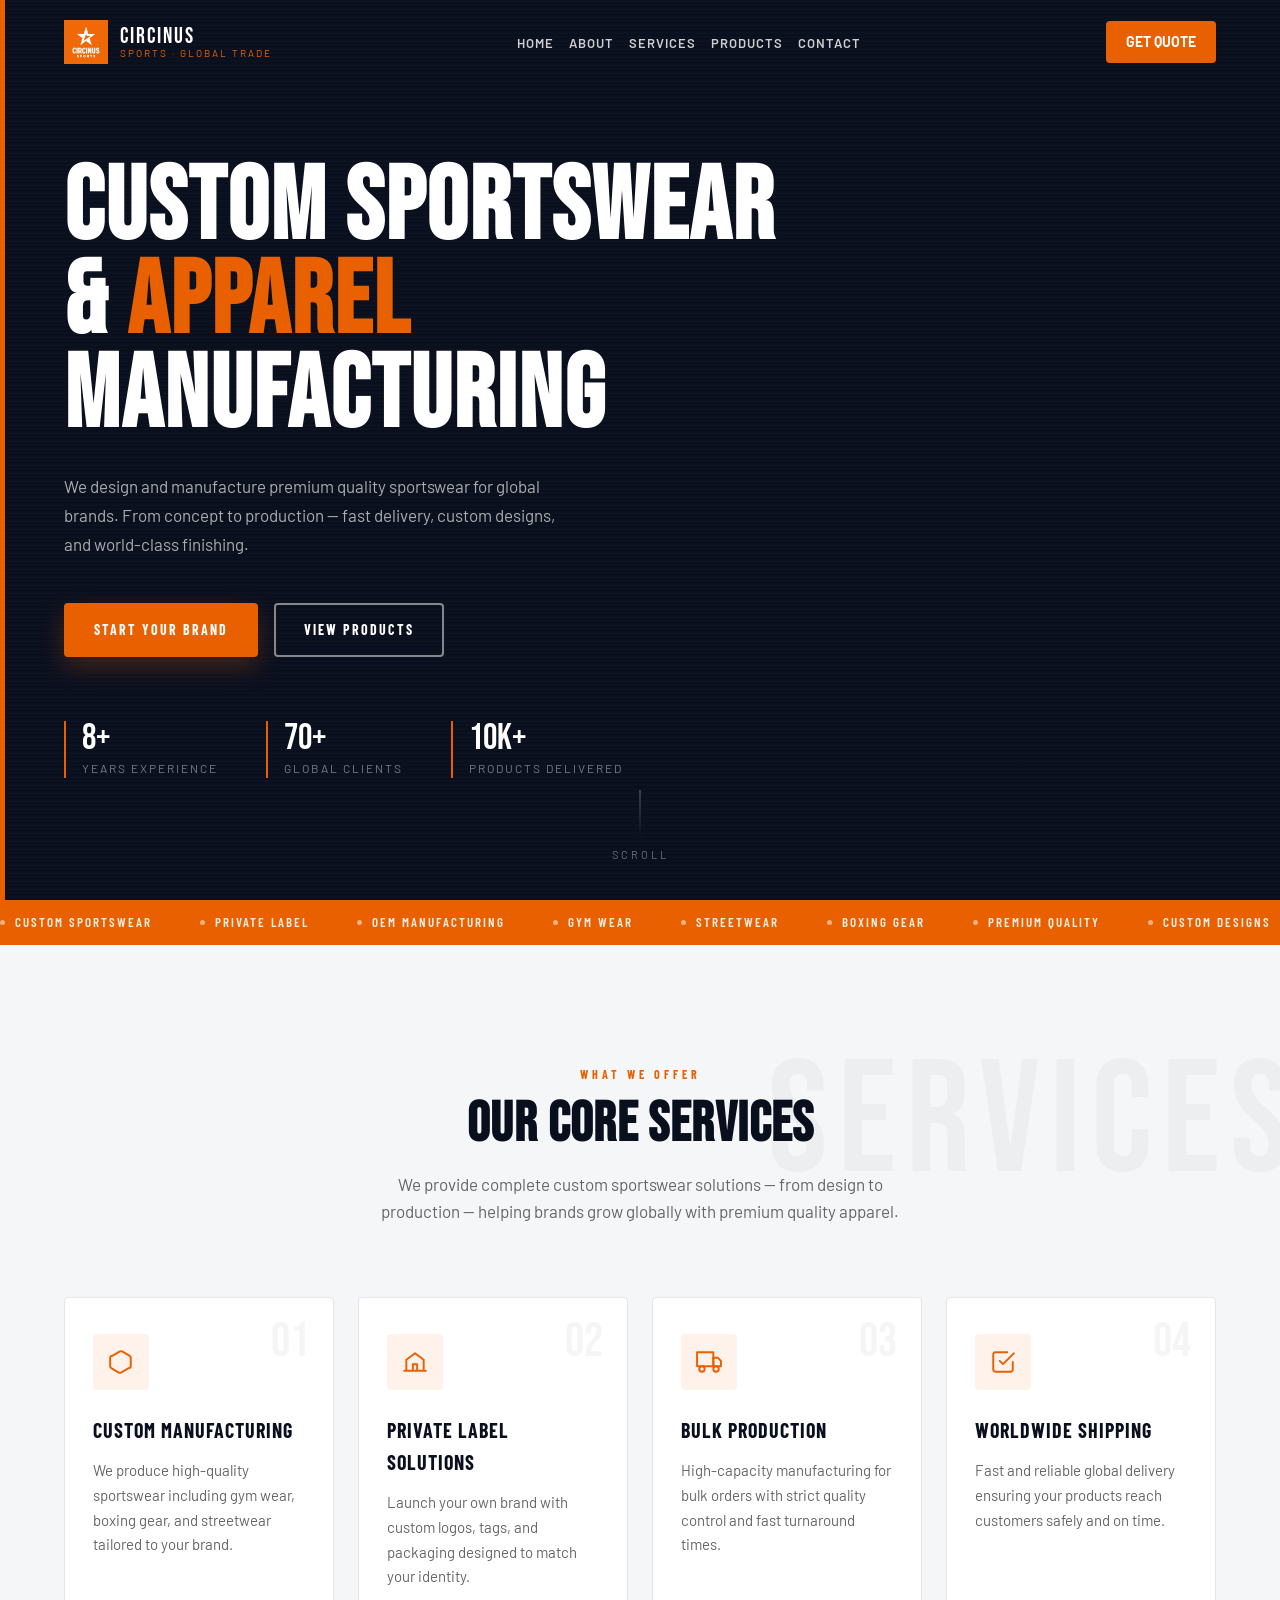
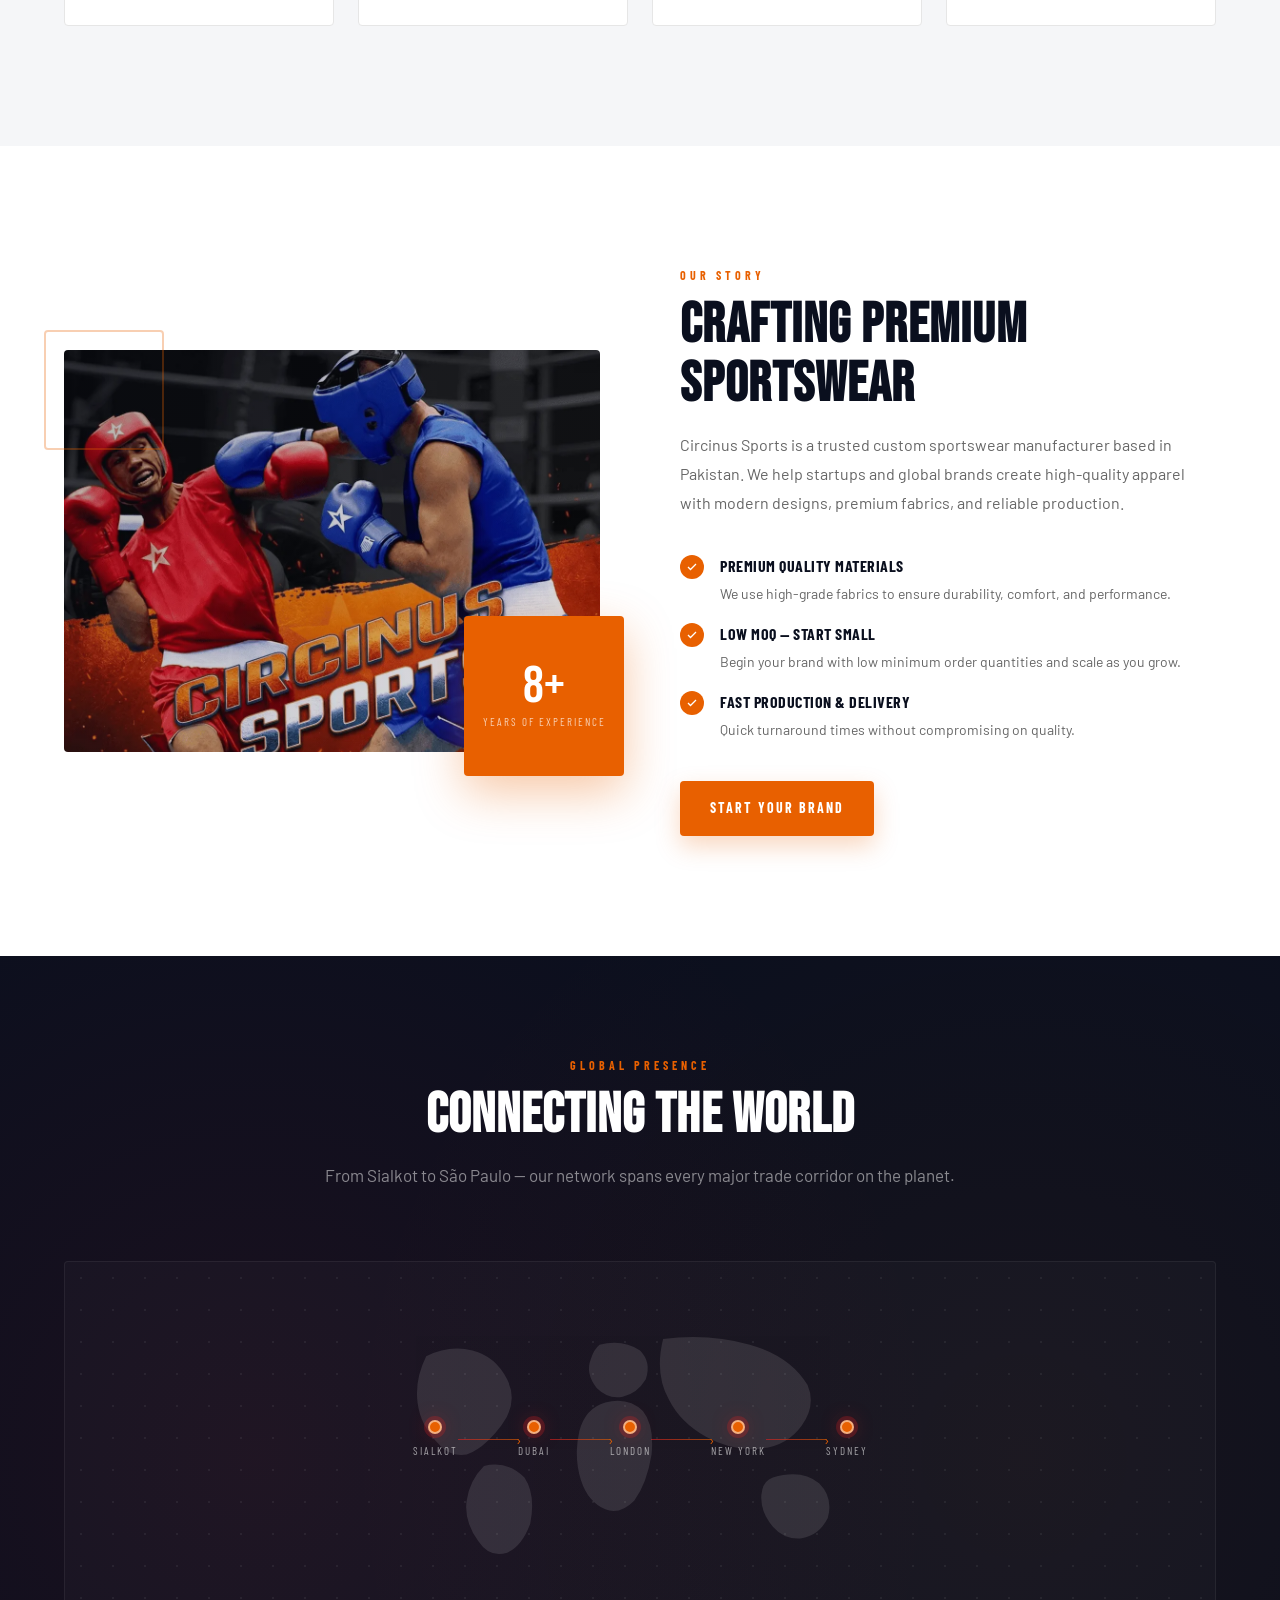
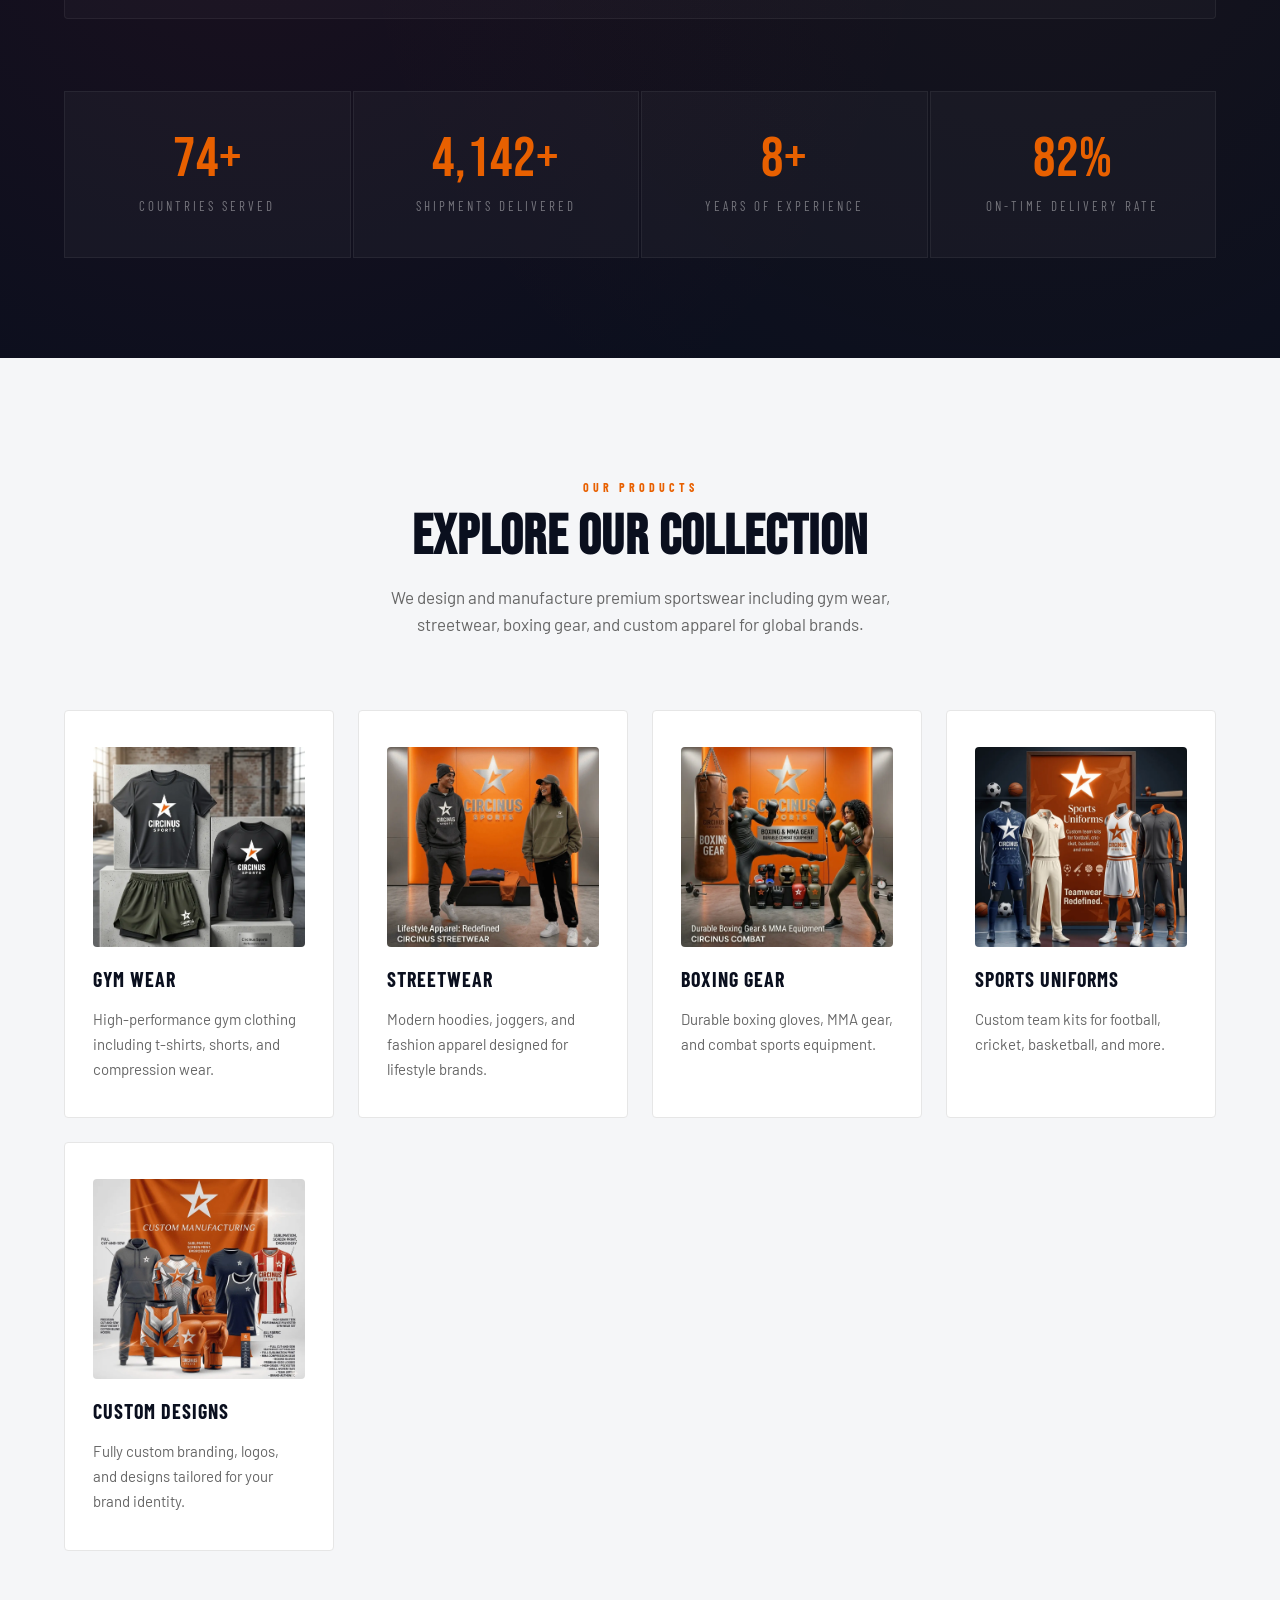
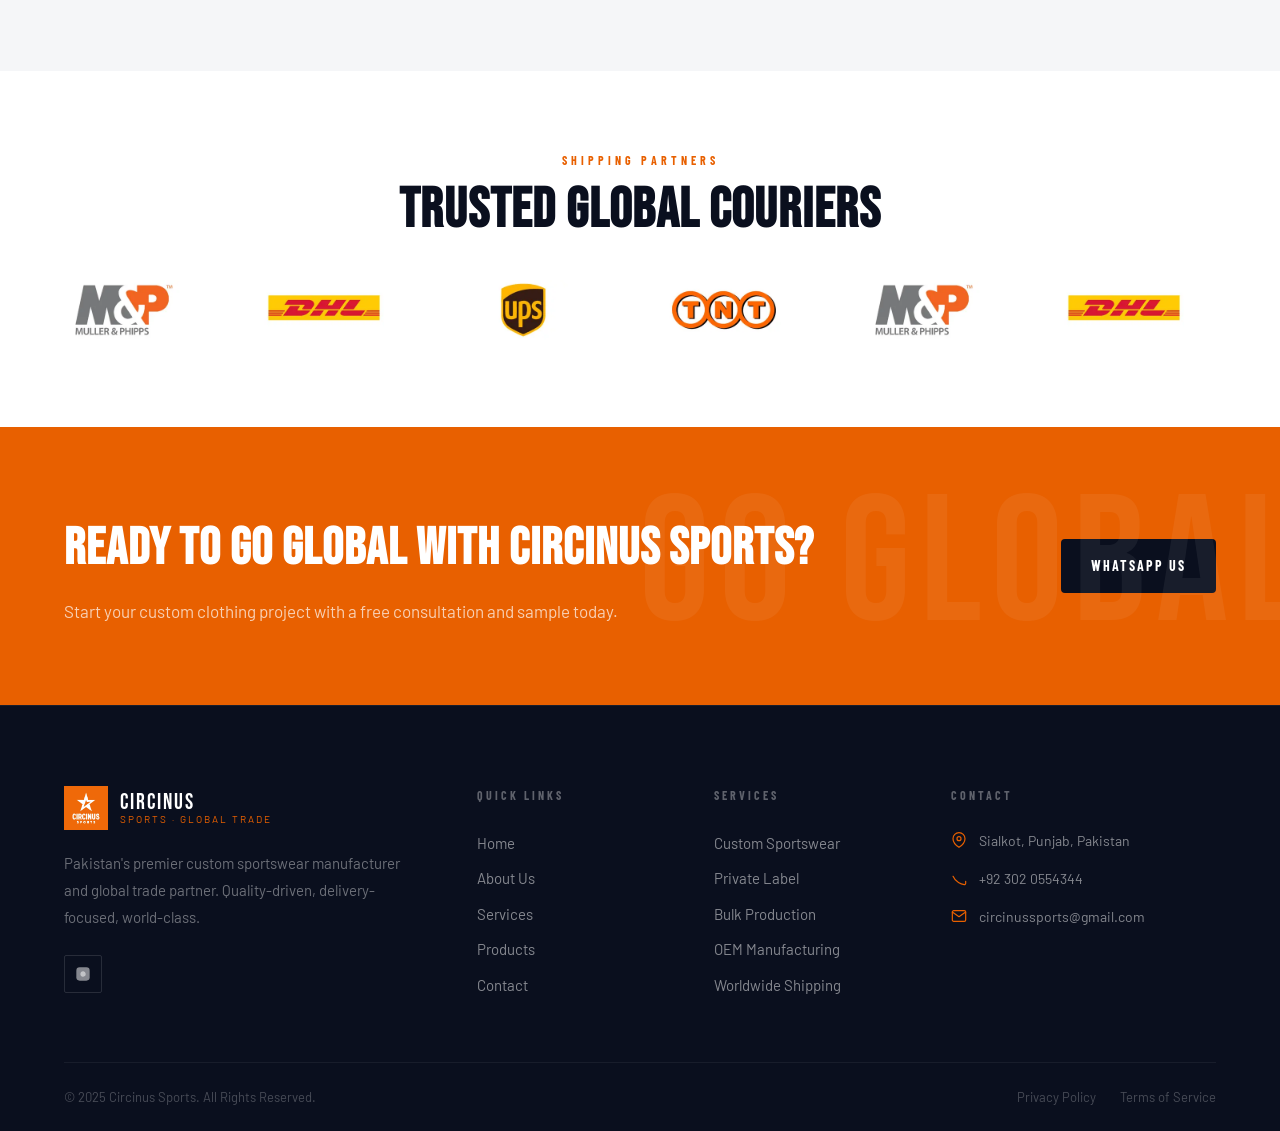
<file: index.html>
<!DOCTYPE html>
<html lang="en">

<head>
  <meta charset="UTF-8">
  <meta name="viewport" content="width=device-width, initial-scale=1.0">
  <title>Circinus Sports — Custom Sportswear Manufacturing</title>
  <link rel="preconnect" href="https://fonts.googleapis.com">
  <link href="https://fonts.googleapis.com/css2?family=Bebas+Neue&family=Barlow:wght@300;400;500;600;700&family=Barlow+Condensed:wght@400;600;700&display=swap" rel="stylesheet">
  <link rel="icon" type="image/png" href="img/logo.webp">
  <link rel="stylesheet" href="style/nav.css">
  <link rel="stylesheet" href="style/Index.css">
</head>

<body>


  <!-- OVERLAY -->
  <div id="overlay"></div>

  <!-- MOBILE MENU -->
  <nav class="mobile-menu" id="mobileMenu">
    <a href="index.html">Home</a>
    <a href="about.html">About</a>
    <a href="services.html">Services</a>
    <a href="products.html">Products</a>
    <a href="contact.html">Contact</a>
    <a href="contact.html" class="mob-cta">Get Quote</a>
  </nav>

  <!-- NAVBAR -->
  <nav id="navbar">
    <div class="container">
      <div class="nav-inner">
        <a href="index.html" class="nav-logo">
          <img src="img/logo.webp" alt="Circinus Sports Logo" class="logo-img">
          <div class="logo-text">
            <span class="brand">CIRCINUS</span>
            <span class="sub">Sports · Global Trade</span>
          </div>
        </a>
        <ul class="nav-links">
          <li><a href="index.html">Home</a></li>
          <li><a href="about.html">About</a></li>
          <li><a href="services.html">Services</a></li>
          <li><a href="products.html">Products</a></li>
          <li><a href="contact.html">Contact</a></li>
        </ul>
        <a href="contact.html" class="nav-cta">Get Quote</a>
        <button class="hamburger" id="hamburger" aria-label="Toggle menu" aria-expanded="false">
          <span></span><span></span><span></span>
        </button>
      </div>
    </div>
  </nav>

  <!-- ═══════════ HERO ═══════════ -->
  <section id="hero">
    <div class="hero-bg">
      <div class="hero-slide s1"></div>
      <div class="hero-slide s2"></div>
      <div class="hero-slide s3"></div>
    </div>
    <div class="hero-accent"></div>
    <div class="container">
      <div class="hero-content">
        <h1 class="hero-h1">
          CUSTOM SPORTSWEAR<br>&amp; <em>APPAREL</em><br>MANUFACTURING
        </h1>
        <p class="hero-sub">
          We design and manufacture premium quality sportswear for global brands.
          From concept to production — fast delivery, custom designs, and world-class finishing.
        </p>
        <div class="hero-ctas">
          <a href="contact.html" class="btn btn-primary">Start Your Brand</a>
          <a href="products.html" class="btn btn-outline">View Products</a>
        </div>
        <div class="hero-stats">
          <div class="hero-stat">
            <div class="num">8+</div>
            <div class="label">Years Experience</div>
          </div>
          <div class="hero-stat">
            <div class="num">70+</div>
            <div class="label">Global Clients</div>
          </div>
          <div class="hero-stat">
            <div class="num">10K+</div>
            <div class="label">Products Delivered</div>
          </div>
        </div>
      </div>
    </div>
    <div class="hero-scroll">
      <div class="scroll-line"></div>
      <span>Scroll</span>
    </div>
  </section>

  <!-- ═══════════ TICKER ═══════════ -->
  <div class="ticker">
    <div class="ticker-track">
      <span class="ticker-item"><span class="ticker-dot"></span>Custom Sportswear</span>
      <span class="ticker-item"><span class="ticker-dot"></span>Private Label</span>
      <span class="ticker-item"><span class="ticker-dot"></span>OEM Manufacturing</span>
      <span class="ticker-item"><span class="ticker-dot"></span>Gym Wear</span>
      <span class="ticker-item"><span class="ticker-dot"></span>Streetwear</span>
      <span class="ticker-item"><span class="ticker-dot"></span>Boxing Gear</span>
      <span class="ticker-item"><span class="ticker-dot"></span>Premium Quality</span>
      <span class="ticker-item"><span class="ticker-dot"></span>Custom Designs</span>
      <span class="ticker-item"><span class="ticker-dot"></span>Low MOQ</span>
      <span class="ticker-item"><span class="ticker-dot"></span>Fast Production</span>
      <!-- duplicate for seamless loop -->
      <span class="ticker-item"><span class="ticker-dot"></span>Custom Sportswear</span>
      <span class="ticker-item"><span class="ticker-dot"></span>Private Label</span>
      <span class="ticker-item"><span class="ticker-dot"></span>OEM Manufacturing</span>
      <span class="ticker-item"><span class="ticker-dot"></span>Gym Wear</span>
      <span class="ticker-item"><span class="ticker-dot"></span>Streetwear</span>
      <span class="ticker-item"><span class="ticker-dot"></span>Boxing Gear</span>
      <span class="ticker-item"><span class="ticker-dot"></span>Premium Quality</span>
      <span class="ticker-item"><span class="ticker-dot"></span>Custom Designs</span>
      <span class="ticker-item"><span class="ticker-dot"></span>Low MOQ</span>
      <span class="ticker-item"><span class="ticker-dot"></span>Fast Production</span>
    </div>
  </div>

  <!-- ═══════════ SERVICES ═══════════ -->
  <section id="services">
    <div class="container">
      <div class="services-header reveal">
        <div class="section-label">What We Offer</div>
        <h2 class="section-title">Our Core Services</h2>
        <p>We provide complete custom sportswear solutions — from design to production — helping brands grow globally with premium quality apparel.</p>
      </div>
      <div class="services-grid">
        <div class="service-card reveal delay-1">
          <div class="service-num">01</div>
          <div class="service-icon">
            <svg viewBox="0 0 24 24"><path d="M21 16V8a2 2 0 00-1-1.73l-7-4a2 2 0 00-2 0l-7 4A2 2 0 002 8v8a2 2 0 001 1.73l7 4a2 2 0 002 0l7-4A2 2 0 0021 16z"/></svg>
          </div>
          <h3>Custom Manufacturing</h3>
          <p>We produce high-quality sportswear including gym wear, boxing gear, and streetwear tailored to your brand.</p>
        </div>
        <div class="service-card reveal delay-2">
          <div class="service-num">02</div>
          <div class="service-icon">
            <svg viewBox="0 0 24 24"><path d="M2 20h20M4 20V10l8-6 8 6v10M10 20v-6h4v6"/></svg>
          </div>
          <h3>Private Label Solutions</h3>
          <p>Launch your own brand with custom logos, tags, and packaging designed to match your identity.</p>
        </div>
        <div class="service-card reveal delay-3">
          <div class="service-num">03</div>
          <div class="service-icon">
            <svg viewBox="0 0 24 24">
              <rect x="1" y="3" width="15" height="13"/>
              <polygon points="16 8 20 8 23 11 23 16 16 16 16 8"/>
              <circle cx="5.5" cy="18.5" r="2.5"/>
              <circle cx="18.5" cy="18.5" r="2.5"/>
            </svg>
          </div>
          <h3>Bulk Production</h3>
          <p>High-capacity manufacturing for bulk orders with strict quality control and fast turnaround times.</p>
        </div>
        <div class="service-card reveal delay-4">
          <div class="service-num">04</div>
          <div class="service-icon">
            <svg viewBox="0 0 24 24">
              <path d="M9 11l3 3L22 4"/>
              <path d="M21 12v7a2 2 0 01-2 2H5a2 2 0 01-2-2V5a2 2 0 012-2h11"/>
            </svg>
          </div>
          <h3>Worldwide Shipping</h3>
          <p>Fast and reliable global delivery ensuring your products reach customers safely and on time.</p>
        </div>
      </div>
    </div>
  </section>

  <!-- ═══════════ ABOUT ═══════════ -->
  <section id="about">
    <div class="container">
      <div class="about-grid">
        <div class="about-img-wrap reveal-left">
          <div class="about-accent-box"></div>
          <div class="about-img-main"></div>
          <div class="about-badge">
            <div class="num">8+</div>
            <div class="label">Years of Experience</div>
          </div>
        </div>
        <div class="about-content reveal-right">
          <div class="section-label">Our Story</div>
          <h2 class="section-title">Crafting Premium Sportswear</h2>
          <p>Circinus Sports is a trusted custom sportswear manufacturer based in Pakistan. We help startups and global brands create high-quality apparel with modern designs, premium fabrics, and reliable production.</p>
          <div class="about-points">
            <div class="about-point">
              <div class="point-check"><svg viewBox="0 0 24 24"><polyline points="20 6 9 17 4 12"/></svg></div>
              <div>
                <h4>Premium Quality Materials</h4>
                <p>We use high-grade fabrics to ensure durability, comfort, and performance.</p>
              </div>
            </div>
            <div class="about-point">
              <div class="point-check"><svg viewBox="0 0 24 24"><polyline points="20 6 9 17 4 12"/></svg></div>
              <div>
                <h4>Low MOQ — Start Small</h4>
                <p>Begin your brand with low minimum order quantities and scale as you grow.</p>
              </div>
            </div>
            <div class="about-point">
              <div class="point-check"><svg viewBox="0 0 24 24"><polyline points="20 6 9 17 4 12"/></svg></div>
              <div>
                <h4>Fast Production & Delivery</h4>
                <p>Quick turnaround times without compromising on quality.</p>
              </div>
            </div>
          </div>
          <a href="contact.html" class="btn btn-primary">Start Your Brand</a>
        </div>
      </div>
    </div>
  </section>

  <!-- ═══════════ GLOBAL REACH ═══════════ -->
  <section id="reach">
    <div class="container reach-inner">
      <div class="reach-header reveal">
        <div class="section-label">Global Presence</div>
        <h2 class="section-title light">Connecting the World</h2>
        <p>From Sialkot to São Paulo — our network spans every major trade corridor on the planet.</p>
      </div>
      <div class="world-visual reveal">
        <svg class="world-map-svg" viewBox="0 0 900 450" fill="none" xmlns="http://www.w3.org/2000/svg">
          <path d="M80,80 Q120,60 160,70 Q200,80 220,120 Q240,160 210,200 Q180,240 150,250 Q120,255 100,230 Q70,200 65,160 Q60,120 80,80Z" fill="white" opacity="0.6"/>
          <path d="M180,270 Q220,260 250,290 Q270,320 260,370 Q245,410 220,420 Q190,430 170,400 Q145,365 150,330 Q155,295 180,270Z" fill="white" opacity="0.6"/>
          <path d="M380,60 Q420,50 450,70 Q470,90 460,120 Q445,145 420,150 Q395,155 375,135 Q355,110 365,85 Q370,68 380,60Z" fill="white" opacity="0.6"/>
          <path d="M390,160 Q430,150 455,175 Q475,200 470,250 Q462,300 440,330 Q415,355 390,345 Q360,332 348,295 Q335,255 345,210 Q355,170 390,160Z" fill="white" opacity="0.6"/>
          <path d="M490,50 Q570,40 640,60 Q710,80 740,130 Q755,165 730,200 Q705,235 660,240 Q610,245 565,220 Q520,195 500,155 Q475,110 490,50Z" fill="white" opacity="0.6"/>
          <path d="M680,290 Q730,275 760,300 Q785,325 775,360 Q760,390 730,395 Q700,398 680,375 Q658,350 660,320 Q662,296 680,290Z" fill="white" opacity="0.6"/>
        </svg>
        <div class="route-overlay">
          <div class="route-pins">
            <div class="pin"><div class="pin-dot"></div><div class="pin-name">Sialkot</div></div>
            <div class="route-line"></div>
            <div class="pin"><div class="pin-dot"></div><div class="pin-name">Dubai</div></div>
            <div class="route-line"></div>
            <div class="pin"><div class="pin-dot"></div><div class="pin-name">London</div></div>
            <div class="route-line"></div>
            <div class="pin"><div class="pin-dot"></div><div class="pin-name">New York</div></div>
            <div class="route-line"></div>
            <div class="pin"><div class="pin-dot"></div><div class="pin-name">Sydney</div></div>
          </div>
        </div>
      </div>
      <div class="stats-grid">
        <div class="stat-block reveal delay-1">
          <div class="stat-number" data-target="90"><span class="count">0</span><span>+</span></div>
          <div class="stat-label">Countries Served</div>
        </div>
        <div class="stat-block reveal delay-2">
          <div class="stat-number" data-target="5000"><span class="count">0</span><span>+</span></div>
          <div class="stat-label">Shipments Delivered</div>
        </div>
        <div class="stat-block reveal delay-3">
          <div class="stat-number" data-target="10"><span class="count">0</span><span>+</span></div>
          <div class="stat-label">Years of Experience</div>
        </div>
        <div class="stat-block reveal delay-4">
          <div class="stat-number" data-target="99"><span class="count">0</span><span>%</span></div>
          <div class="stat-label">On-Time Delivery Rate</div>
        </div>
      </div>
    </div>
  </section>

  <!-- ═══════════ PRODUCTS ═══════════ -->
  <section id="products" style="padding: 120px 0; background: var(--gray-100);">
    <div class="container">
      <div class="services-header reveal">
        <div class="section-label">Our Products</div>
        <h2 class="section-title">Explore Our Collection</h2>
        <p>We design and manufacture premium sportswear including gym wear, streetwear, boxing gear, and custom apparel for global brands.</p>
      </div>
      <div class="services-grid">
        <div class="service-card reveal delay-1">
          <div class="service-img"><img src="img/gymWear.webp" alt="Gym Wear"></div>
          <h3>Gym Wear</h3>
          <p>High-performance gym clothing including t-shirts, shorts, and compression wear.</p>
        </div>
        <div class="service-card reveal delay-2">
          <div class="service-img"><img src="img/Streetwear.webp" alt="Streetwear"></div>
          <h3>Streetwear</h3>
          <p>Modern hoodies, joggers, and fashion apparel designed for lifestyle brands.</p>
        </div>
        <div class="service-card reveal delay-3">
          <div class="service-img"><img src="img/BoxingGare.webp" alt="Boxing Gear"></div>
          <h3>Boxing Gear</h3>
          <p>Durable boxing gloves, MMA gear, and combat sports equipment.</p>
        </div>
        <div class="service-card reveal delay-4">
          <div class="service-img"><img src="img/sportsUniform.webp" alt="Sports Uniforms"></div>
          <h3>Sports Uniforms</h3>
          <p>Custom team kits for football, cricket, basketball, and more.</p>
        </div>
        <div class="service-card reveal delay-5">
          <div class="service-img"><img src="img/custom.webp" alt="Custom Designs"></div>
          <h3>Custom Designs</h3>
          <p>Fully custom branding, logos, and designs tailored for your brand identity.</p>
        </div>
      </div>
    </div>
  </section>

  <!-- ═══════════ SHIPPING PARTNERS ═══════════ -->
  <section id="shipping-partners">
    <div class="container">
      <div class="section-header reveal">
        <span class="section-label">Shipping Partners</span>
        <h2 class="section-title">Trusted Global Couriers</h2>
      </div>
      <div class="logo-slider">
        <div class="logo-track">
          <div class="logo-item"><img src="img/mp.webp" alt="M&P"></div>
          <div class="logo-item"><img src="img/dhl.webp" alt="DHL"></div>
          <div class="logo-item"><img src="img/ups.webp" alt="UPS"></div>
          <div class="logo-item"><img src="img/tnt.webp" alt="TNT"></div>
          <!-- duplicate for seamless loop -->
          <div class="logo-item"><img src="img/mp.webp" alt="M&P"></div>
          <div class="logo-item"><img src="img/dhl.webp" alt="DHL"></div>
          <div class="logo-item"><img src="img/ups.webp" alt="UPS"></div>
          <div class="logo-item"><img src="img/tnt.webp" alt="TNT"></div>
        </div>
      </div>
    </div>
  </section>

  <!-- ═══════════ CTA BAND ═══════════ -->
  <section class="cta-band">
    <div class="container">
      <div class="cta-inner">
        <div class="cta-text">
          <h2>Ready to Go Global with CIRCINUS Sports?</h2>
          <p>Start your custom clothing project with a free consultation and sample today.</p>
        </div>
        <div class="cta-actions">
          <a href="https://wa.me/923020554344?text=Hello%20CIRCINUS%20Sports,%20I%20want%20to%20start%20a%20custom%20order"
            target="_blank" class="btn btn-dark">WhatsApp Us</a>
        </div>
      </div>
    </div>
  </section>

  <!-- ═══════════ FOOTER ═══════════ -->
  <footer id="footer">
    <div class="container">
      <div class="footer-grid">
        <div class="footer-brand">
          <a href="index.html" class="nav-logo">
            <img src="img/logo.webp" alt="Circinus Sports Logo" class="logo-img">
            <div class="logo-text">
              <span class="brand">CIRCINUS</span>
              <span class="sub">Sports · Global Trade</span>
            </div>
          </a>
          <p>Pakistan's premier custom sportswear manufacturer and global trade partner. Quality-driven, delivery-focused, world-class.</p>
          <div class="social-row">
            <a href="https://www.instagram.com/circinussports?igsh=ZW5ldW9hNHEwN3Az&utm_source=qr"
              class="social-btn" aria-label="Instagram" target="_blank">
              <svg viewBox="0 0 24 24">
                <rect x="2" y="2" width="20" height="20" rx="5" ry="5"/>
                <path d="M16 11.37A4 4 0 1112.63 8 4 4 0 0116 11.37z"/>
                <line x1="17.5" y1="6.5" x2="17.51" y2="6.5"/>
              </svg>
            </a>
          </div>
        </div>
        <div class="footer-col">
          <h4>Quick Links</h4>
          <ul>
            <li><a href="index.html">Home</a></li>
            <li><a href="about.html">About Us</a></li>
            <li><a href="services.html">Services</a></li>
            <li><a href="products.html">Products</a></li>
            <li><a href="contact.html">Contact</a></li>
          </ul>
        </div>
        <div class="footer-col">
          <h4>Services</h4>
          <ul>
            <li><p>Custom Sportswear</p></li>
            <li><p>Private Label</p></li>
            <li><p>Bulk Production</p></li>
            <li><p>OEM Manufacturing</p></li>
            <li><p>Worldwide Shipping</p></li>
          </ul>
        </div>
        <div class="footer-col">
          <h4>Contact</h4>
          <div class="contact-items">
            <div class="contact-item">
              <svg viewBox="0 0 24 24" stroke-linecap="round" stroke-linejoin="round">
                <path d="M21 10c0 7-9 13-9 13s-9-6-9-13a9 9 0 0118 0z"/>
                <circle cx="12" cy="10" r="3"/>
              </svg>
              <span>Sialkot, Punjab, Pakistan</span>
            </div>
            <div class="contact-item">
              <svg viewBox="0 0 24 24" stroke-linecap="round" stroke-linejoin="round">
                <path d="M22 16.92v3a2 2 0 01-2.18 2 19.79 19.79 0 01-8.63-3.07A19.5 19.5 0 013.07 9.5"/>
              </svg>
              <span>+92 302 0554344</span>
            </div>
            <div class="contact-item">
              <svg viewBox="0 0 24 24" stroke-linecap="round" stroke-linejoin="round">
                <path d="M4 4h16c1.1 0 2 .9 2 2v12c0 1.1-.9 2-2 2H4c-1.1 0-2-.9-2-2V6c0-1.1.9-2 2-2z"/>
                <polyline points="22,6 12,13 2,6"/>
              </svg>
              <span>circinussports@gmail.com</span>
            </div>
          </div>
        </div>
      </div>
      <div class="footer-bottom">
        <p>© 2025 Circinus Sports. All Rights Reserved.</p>
        <div class="footer-legal">
          <p>Privacy Policy</p>
          <p>Terms of Service</p>
        </div>
      </div>
    </div>
  </footer>

  <script>
    // ── LOADER ──
    window.addEventListener('load', () => {
      setTimeout(() => {
        document.getElementById('loader').classList.add('gone');
      }, 300);
    });

    // ── NAVBAR SCROLL ──
    const navbar = document.getElementById('navbar');
    window.addEventListener('scroll', () => {
      navbar.classList.toggle('scrolled', window.scrollY > 40);
    });

    // ── HAMBURGER ──
    const hamburger = document.getElementById('hamburger');
    const mobileMenu = document.getElementById('mobileMenu');
    const overlay    = document.getElementById('overlay');

    function toggleMenu(open) {
      hamburger.classList.toggle('open', open);
      mobileMenu.classList.toggle('open', open);
      overlay.style.display = open ? 'block' : 'none';
    }
    hamburger.addEventListener('click', () => toggleMenu(!mobileMenu.classList.contains('open')));
    overlay.addEventListener('click', () => toggleMenu(false));
    document.querySelectorAll('.mob-link').forEach(a => a.addEventListener('click', () => toggleMenu(false)));

    // ── SCROLL REVEAL ──
    const revealObserver = new IntersectionObserver((entries) => {
      entries.forEach(e => {
        if (e.isIntersecting) e.target.classList.add('visible');
      });
    }, { threshold: 0.15 });
    document.querySelectorAll('.reveal, .reveal-left, .reveal-right').forEach(el => revealObserver.observe(el));

    // ── COUNTER ANIMATION ──
    function animateCount(el, target) {
      let start = 0;
      const dur = 1800;
      const step = timestamp => {
        if (!start) start = timestamp;
        const progress = Math.min((timestamp - start) / dur, 1);
        const ease = 1 - Math.pow(1 - progress, 3);
        el.textContent = Math.floor(ease * target).toLocaleString();
        if (progress < 1) requestAnimationFrame(step);
        else el.textContent = target.toLocaleString();
      };
      requestAnimationFrame(step);
    }

    const statObserver = new IntersectionObserver((entries) => {
      entries.forEach(e => {
        if (e.isIntersecting) {
          const num    = e.target.querySelector('.count');
          const target = parseInt(e.target.dataset.target);
          if (num && !num.dataset.done) {
            num.dataset.done = '1';
            animateCount(num, target);
          }
        }
      });
    }, { threshold: 0.2 });
    document.querySelectorAll('.stat-number[data-target]').forEach(el => statObserver.observe(el));

    // ── SMOOTH SCROLL ──
    document.querySelectorAll('a[href^="#"]').forEach(a => {
      a.addEventListener('click', e => {
        const target = document.querySelector(a.getAttribute('href'));
        if (target) {
          e.preventDefault();
          target.scrollIntoView({ behavior: 'smooth', block: 'start' });
        }
      });
    });
  </script>
</body>
</html>
</file>
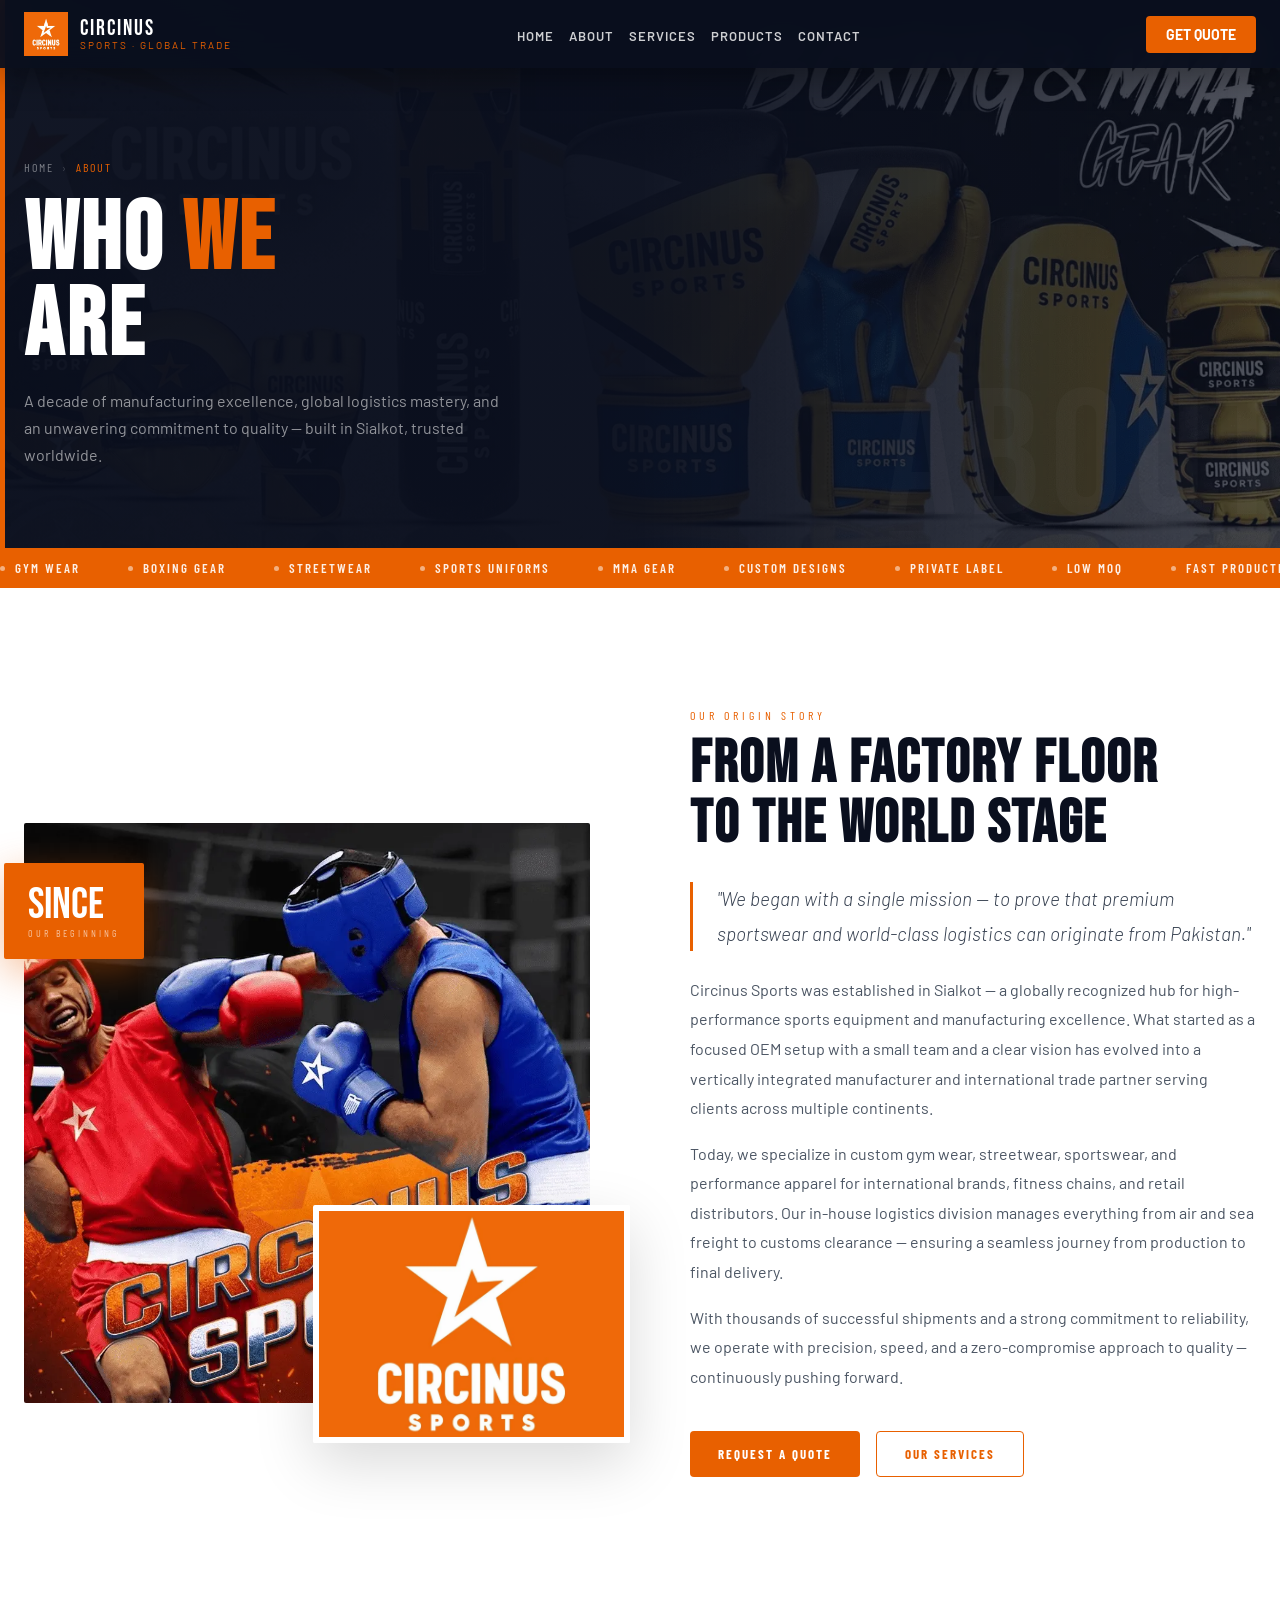
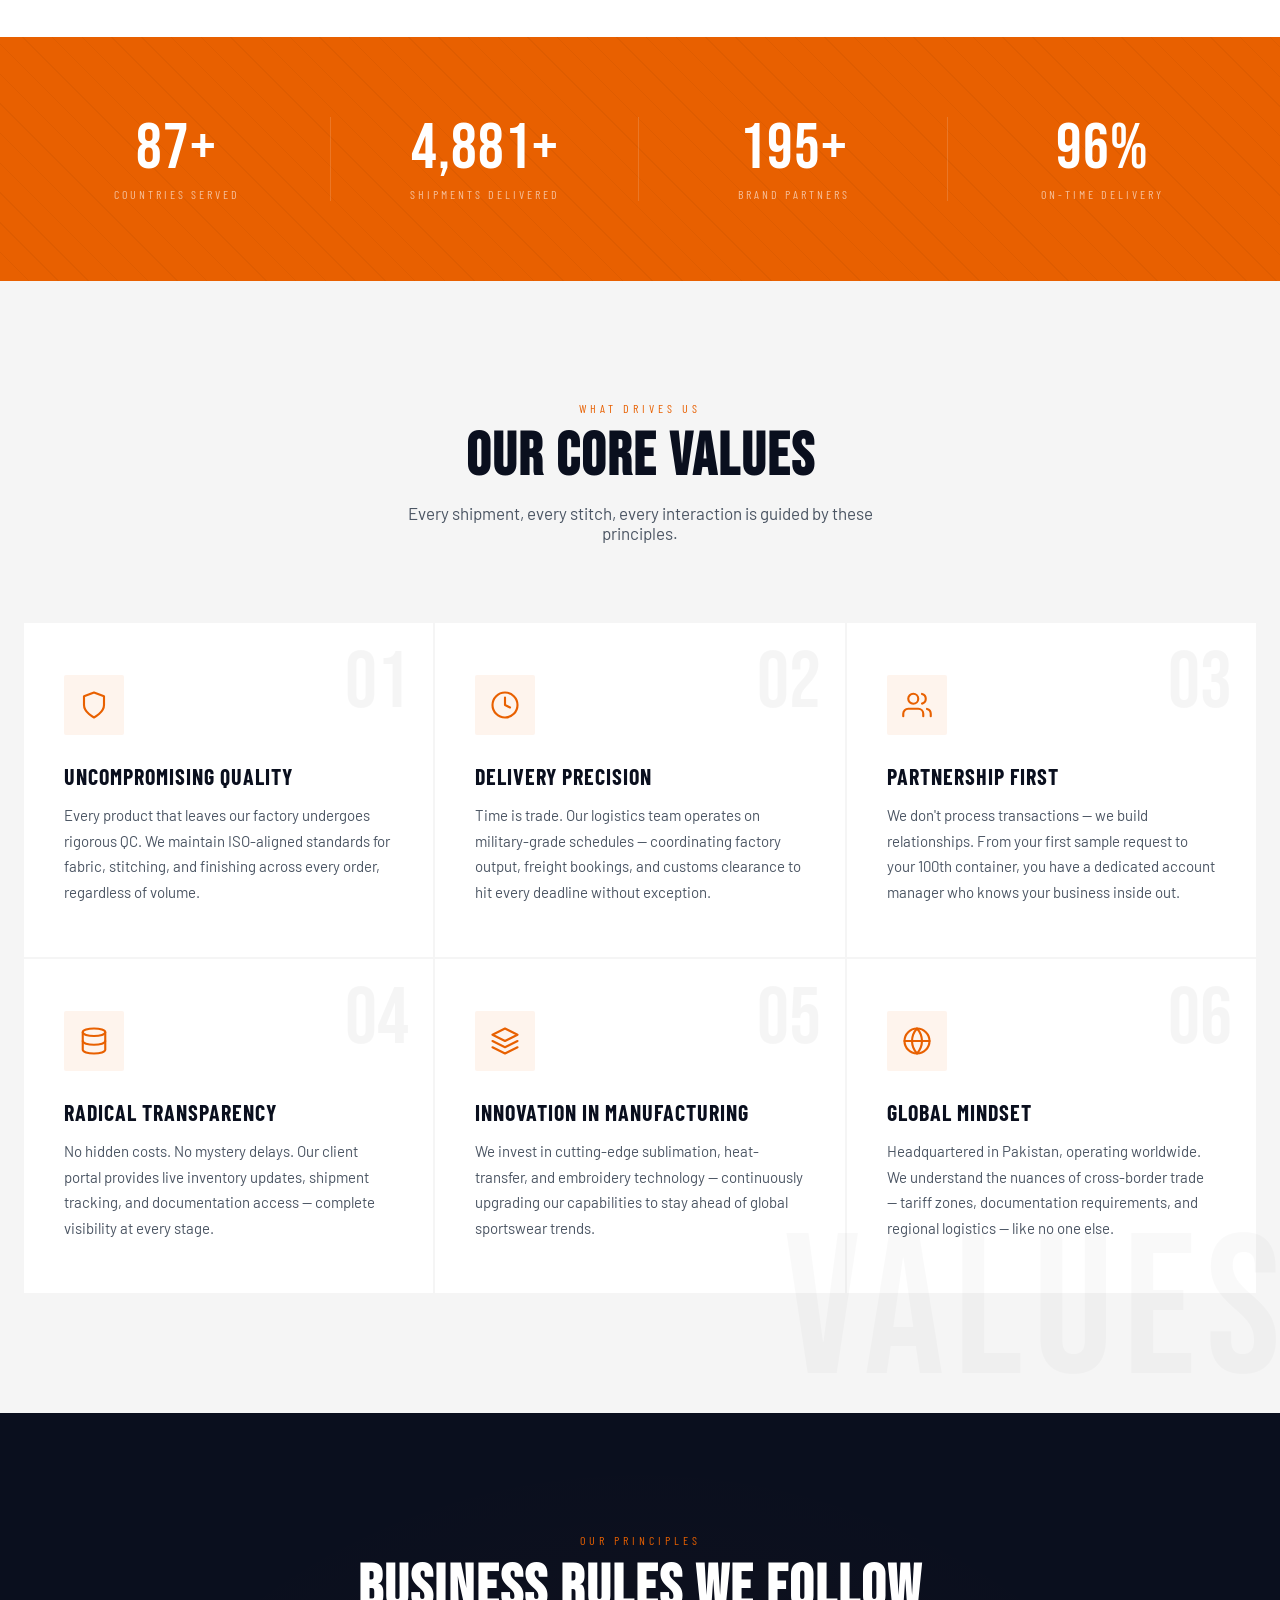
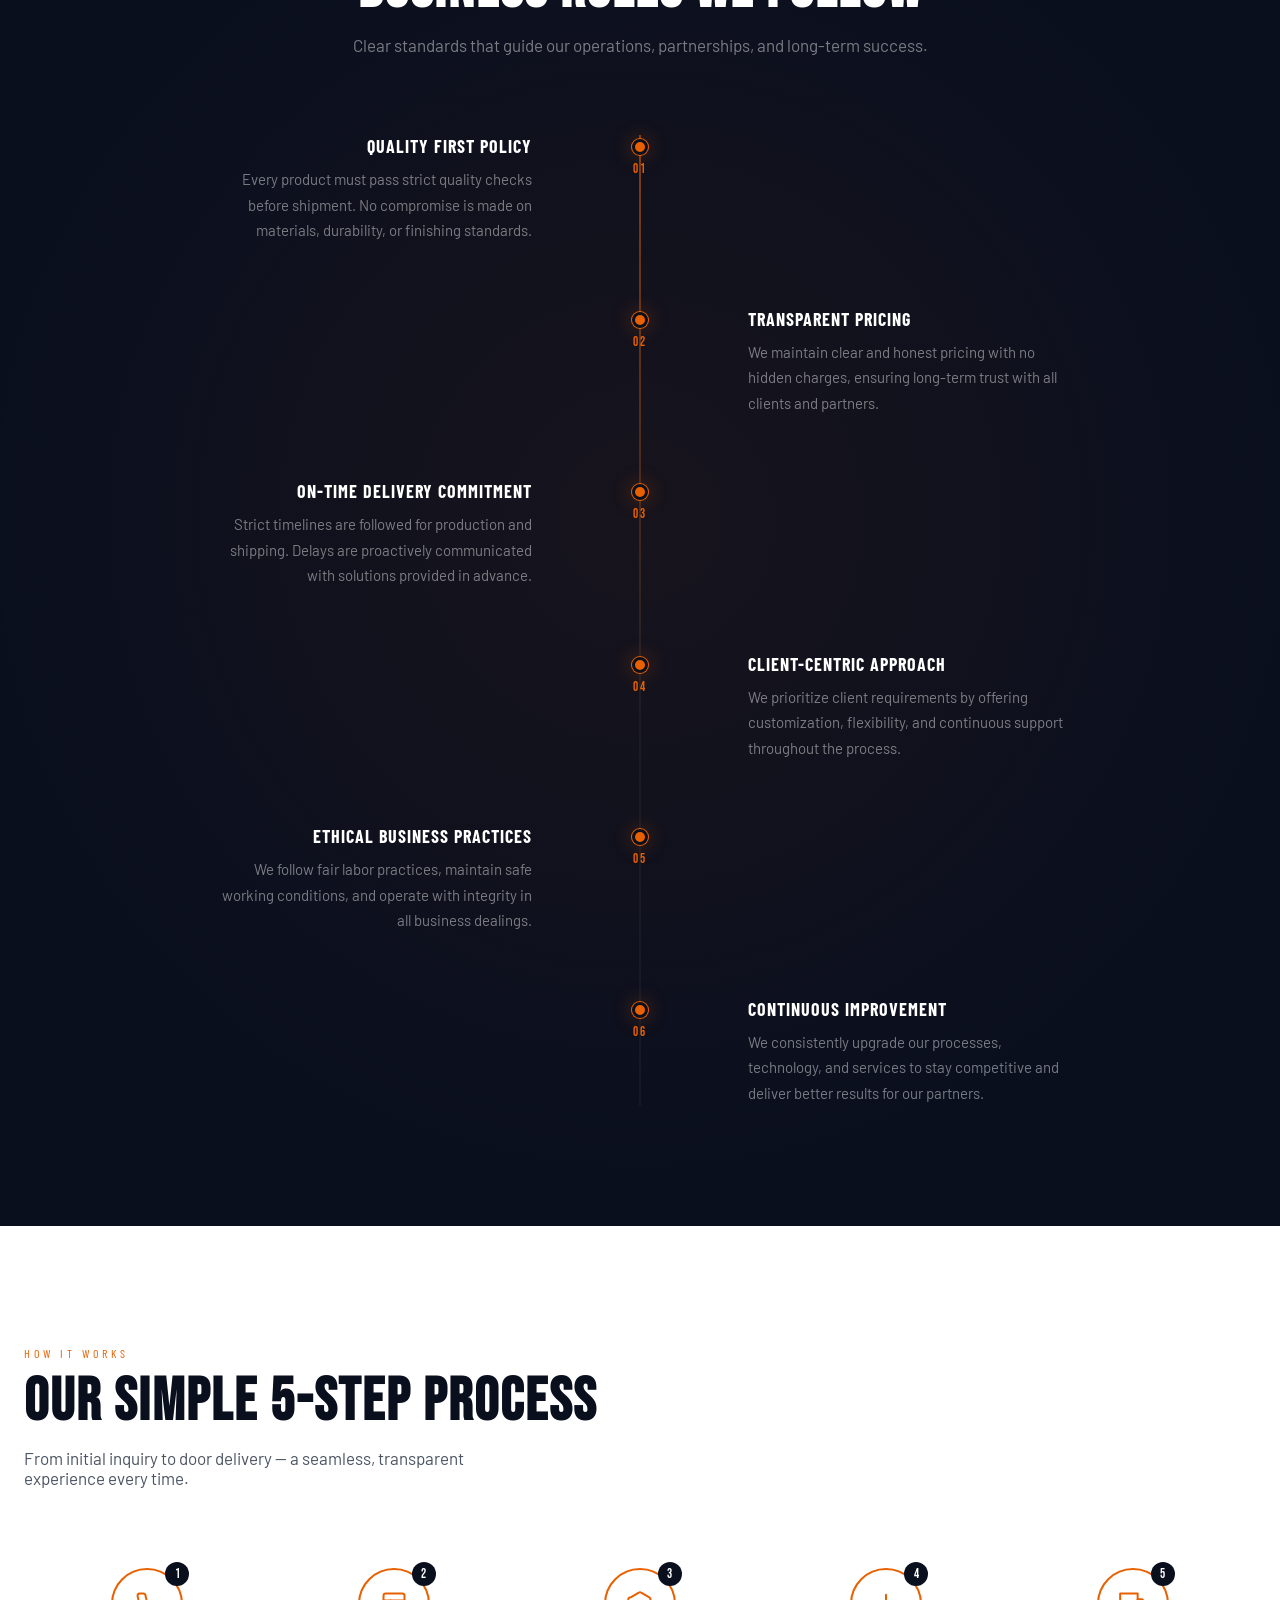
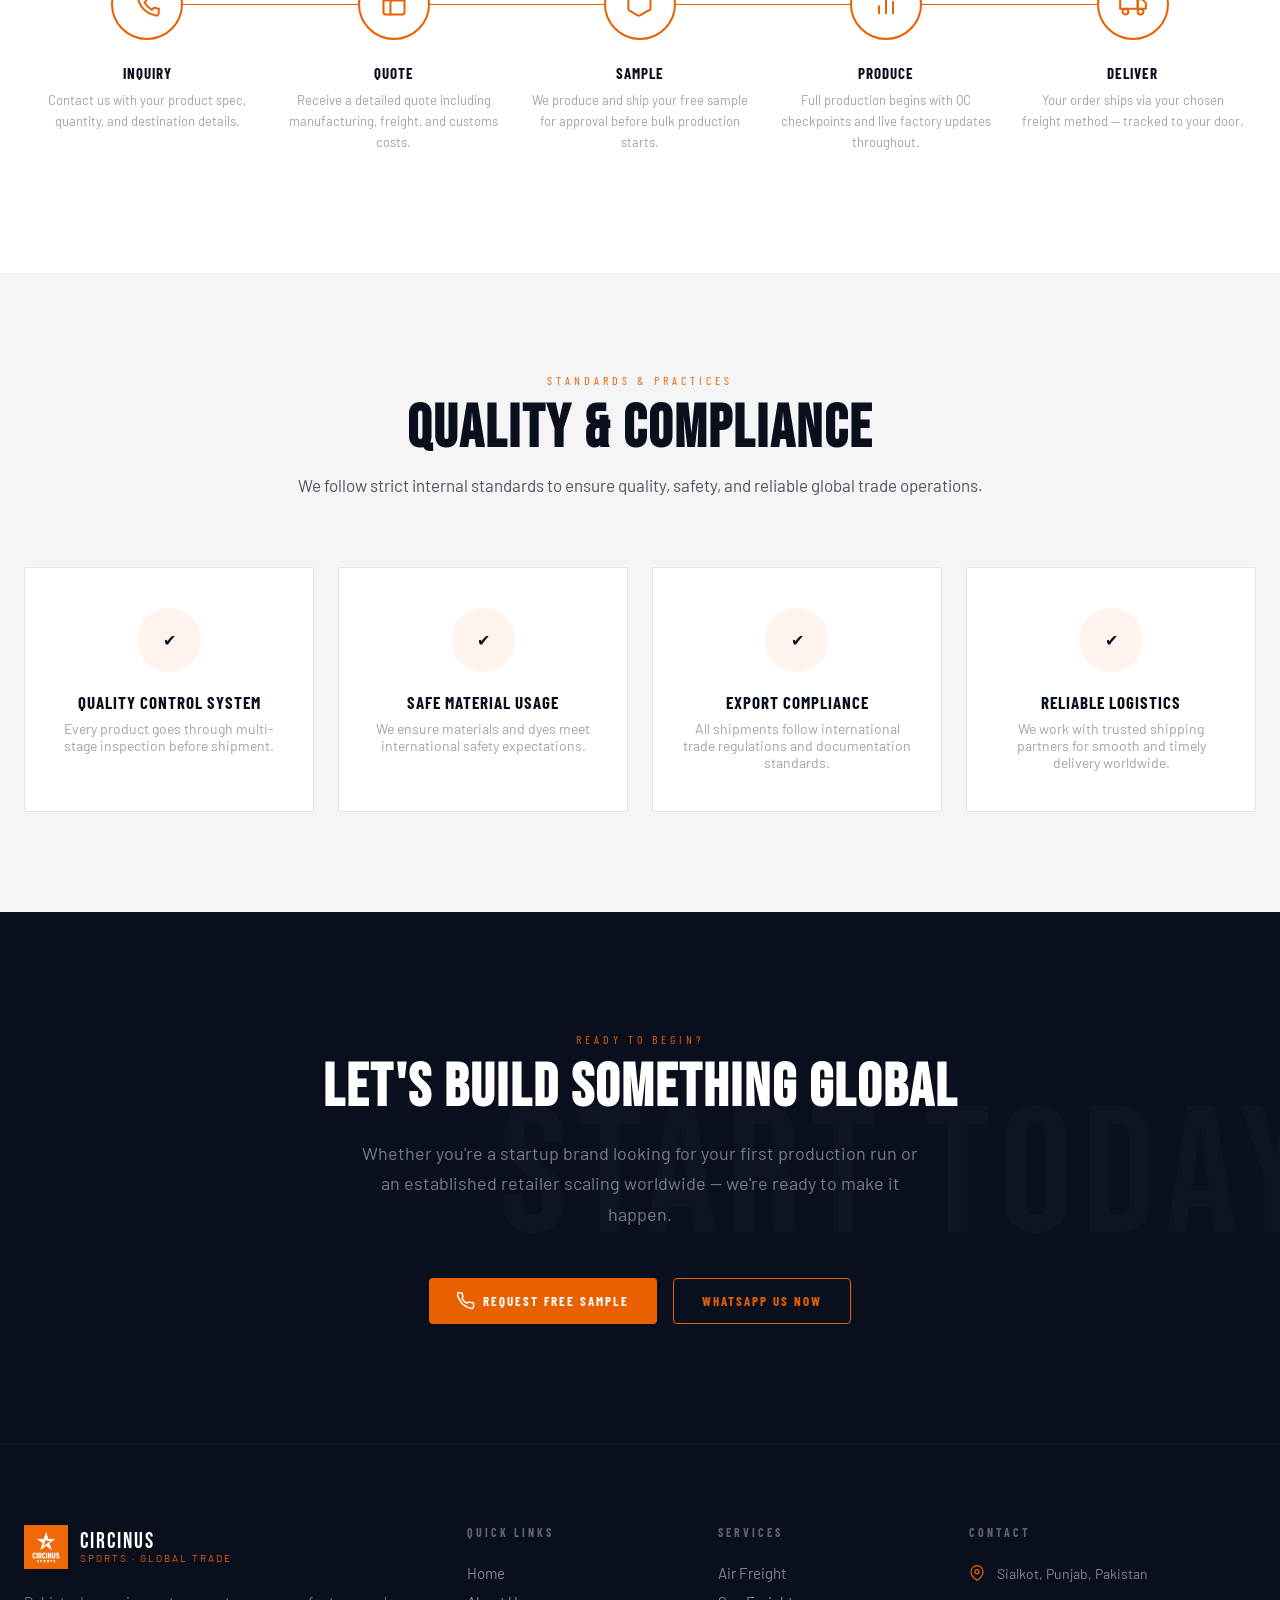
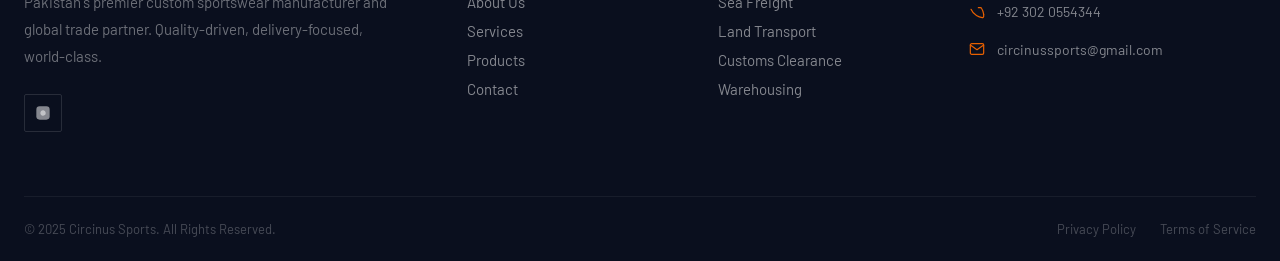
<file: about.html>
<!DOCTYPE html>
<html lang="en">

<head>
  <meta charset="UTF-8">
  <meta name="viewport" content="width=device-width, initial-scale=1.0">
  <title>About Us — Circinus Sports Global Trade</title>
  <link rel="preconnect" href="https://fonts.googleapis.com">
  <link
    href="https://fonts.googleapis.com/css2?family=Bebas+Neue&family=Barlow:ital,wght@0,300;0,400;0,500;0,600;0,700;1,300&family=Barlow+Condensed:wght@400;600;700&display=swap"
    rel="stylesheet">
  <link rel="icon" type="image/png" href="img/logo.webp">
  <link rel="stylesheet" href="style/about.css">
  <link rel="stylesheet" href="style/nav.css">
</head>

<body>

  <!-- OVERLAY -->
  <div id="overlay"></div>

  <!-- MOBILE MENU -->
  <nav class="mobile-menu" id="mobileMenu">
    <a href="index.html">Home</a>
    <a href="about.html">About</a>
    <a href="services.html">Services</a>
    <a href="products.html">Products</a>
    <a href="contact.html">Contact</a>
    <a href="contact.html" class="mob-cta">Get Quote</a>
  </nav>

  <!-- NAVBAR -->
  <nav id="navbar">
    <div class="container">
      <div class="nav-inner">
        <a href="index.html" class="nav-logo">
          <img src="img/logo.webp" alt="Circinus Sports Logo" class="logo-img">
          <div class="logo-text">
            <span class="brand">CIRCINUS</span>
            <span class="sub">Sports · Global Trade</span>
          </div>
        </a>

        <ul class="nav-links">
          <li><a href="index.html">Home</a></li>
          <li><a href="about.html">About</a></li>
          <li><a href="services.html">Services</a></li>
          <li><a href="products.html">Products</a></li>
          <li><a href="contact.html">Contact</a></li>
        </ul>

        <a href="contact.html" class="nav-cta">Get Quote</a>

        <button class="hamburger" id="hamburger" aria-label="Toggle menu" aria-expanded="false">
          <span></span><span></span><span></span>
        </button>
      </div>
    </div>
  </nav>

  <!-- PAGE HERO -->
  <section id="page-hero">
    <div class="hero-accent-line"></div>
    <div class="page-hero-bg-text">ABOUT</div>
    <div class="container">
      <div class="page-hero-content">
        <div class="breadcrumb">
          <a href="index.html">Home</a>
          <span class="sep">›</span>
          <span class="current">About</span>
        </div>
        <h1 class="page-hero-title">WHO <em>WE</em><br>ARE</h1>
        <p class="page-hero-sub">A decade of manufacturing excellence, global logistics mastery, and an unwavering
          commitment to quality — built in Sialkot, trusted worldwide.</p>
      </div>
    </div>
  </section>

  <!-- TICKER -->
  <div class="ticker">
    <div class="ticker-track">
      <span class="ticker-item"><span class="ticker-dot"></span>Gym Wear</span>
      <span class="ticker-item"><span class="ticker-dot"></span>Boxing Gear</span>
      <span class="ticker-item"><span class="ticker-dot"></span>Streetwear</span>
      <span class="ticker-item"><span class="ticker-dot"></span>Sports Uniforms</span>
      <span class="ticker-item"><span class="ticker-dot"></span>MMA Gear</span>
      <span class="ticker-item"><span class="ticker-dot"></span>Custom Designs</span>
      <span class="ticker-item"><span class="ticker-dot"></span>Private Label</span>
      <span class="ticker-item"><span class="ticker-dot"></span>Low MOQ</span>
      <span class="ticker-item"><span class="ticker-dot"></span>Fast Production</span>
      <span class="ticker-item"><span class="ticker-dot"></span>Premium Fabrics</span>
      <span class="ticker-item"><span class="ticker-dot"></span>Gym Wear</span>
      <span class="ticker-item"><span class="ticker-dot"></span>Boxing Gear</span>
      <span class="ticker-item"><span class="ticker-dot"></span>Streetwear</span>
      <span class="ticker-item"><span class="ticker-dot"></span>Sports Uniforms</span>
      <span class="ticker-item"><span class="ticker-dot"></span>MMA Gear</span>
      <span class="ticker-item"><span class="ticker-dot"></span>Custom Designs</span>
      <span class="ticker-item"><span class="ticker-dot"></span>Private Label</span>
      <span class="ticker-item"><span class="ticker-dot"></span>Low MOQ</span>
      <span class="ticker-item"><span class="ticker-dot"></span>Fast Production</span>
      <span class="ticker-item"><span class="ticker-dot"></span>Premium Fabrics</span>
    </div>
  </div>

<!-- STORY -->
<section id="story">
  <div class="container">
    <div class="story-layout">

      <div class="story-imagery reveal-left">
        <div class="story-year-tag">
          <div class="year">Since</div>
          <div class="year-label">Our Beginning</div>
        </div>
        <div class="story-img-main"></div>
        <div class="story-img-accent"></div>
      </div>

      <div class="story-text reveal-right">
        <span class="section-label">Our Origin Story</span>
        <h2 class="section-title">From a Factory Floor<br>to the World Stage</h2>

        <p class="story-lead">
          "We began with a single mission — to prove that premium sportswear and world-class
          logistics can originate from Pakistan."
        </p>

        <p class="story-body">
          Circinus Sports was established in Sialkot — a globally recognized hub for high-performance
          sports equipment and manufacturing excellence. What started as a focused OEM setup with a
          small team and a clear vision has evolved into a vertically integrated manufacturer and
          international trade partner serving clients across multiple continents.
        </p>

        <p class="story-body">
          Today, we specialize in custom gym wear, streetwear, sportswear, and performance apparel
          for international brands, fitness chains, and retail distributors. Our in-house logistics
          division manages everything from air and sea freight to customs clearance — ensuring a
          seamless journey from production to final delivery.
        </p>

        <p class="story-body">
          With thousands of successful shipments and a strong commitment to reliability, we operate
          with precision, speed, and a zero-compromise approach to quality — continuously pushing
          forward.
        </p>

        <div class="story-ctas">
          <a href="contact.html" class="btn btn-primary">Request a Quote</a>
          <a href="services.html" class="btn btn-outline">Our Services</a>
        </div>
      </div>

    </div>
  </div>
</section>

  <!-- STATS BAND -->
  <div class="stats-band">
    <div class="container">
      <div class="stats-band-grid">
        <div class="sband-item reveal d1">
          <div class="sband-num"><span class="count2" data-target="90">0</span>+</div>
          <div class="sband-label">Countries Served</div>
        </div>
        <div class="sband-item reveal d2">
          <div class="sband-num"><span class="count2" data-target="5000">0</span>+</div>
          <div class="sband-label">Shipments Delivered</div>
        </div>
        <div class="sband-item reveal d3">
          <div class="sband-num"><span class="count2" data-target="200">0</span>+</div>
          <div class="sband-label">Brand Partners</div>
        </div>
        <div class="sband-item reveal d4">
          <div class="sband-num"><span class="count2" data-target="99">0</span>%</div>
          <div class="sband-label">On-Time Delivery</div>
        </div>
      </div>
    </div>
  </div>

  <!-- VALUES -->
  <section id="values">
    <div class="container">
      <div class="values-header reveal">
        <span class="section-label">What Drives Us</span>
        <h2 class="section-title">Our Core Values</h2>
        <p>Every shipment, every stitch, every interaction is guided by these principles.</p>
      </div>
      <div class="values-grid">
        <div class="value-card reveal d1">
          <div class="val-num">01</div>
          <div class="val-icon"><svg viewBox="0 0 24 24">
              <path d="M12 22s8-4 8-10V5l-8-3-8 3v7c0 6 8 10 8 10z" />
            </svg></div>
          <h3>Uncompromising Quality</h3>
          <p>Every product that leaves our factory undergoes rigorous QC. We maintain ISO-aligned standards for fabric,
            stitching, and finishing across every order, regardless of volume.</p>
        </div>
        <div class="value-card reveal d2">
          <div class="val-num">02</div>
          <div class="val-icon"><svg viewBox="0 0 24 24">
              <circle cx="12" cy="12" r="10" />
              <polyline points="12 6 12 12 16 14" />
            </svg></div>
          <h3>Delivery Precision</h3>
          <p>Time is trade. Our logistics team operates on military-grade schedules — coordinating factory output,
            freight bookings, and customs clearance to hit every deadline without exception.</p>
        </div>
        <div class="value-card reveal d3">
          <div class="val-num">03</div>
          <div class="val-icon"><svg viewBox="0 0 24 24">
              <path d="M17 21v-2a4 4 0 00-4-4H5a4 4 0 00-4 4v2" />
              <circle cx="9" cy="7" r="4" />
              <path d="M23 21v-2a4 4 0 00-3-3.87" />
              <path d="M16 3.13a4 4 0 010 7.75" />
            </svg></div>
          <h3>Partnership First</h3>
          <p>We don't process transactions — we build relationships. From your first sample request to your 100th
            container, you have a dedicated account manager who knows your business inside out.</p>
        </div>
        <div class="value-card reveal d4">
          <div class="val-num">04</div>
          <div class="val-icon"><svg viewBox="0 0 24 24">
              <ellipse cx="12" cy="5" rx="9" ry="3" />
              <path d="M21 12c0 1.66-4 3-9 3s-9-1.34-9-3" />
              <path d="M3 5v14c0 1.66 4 3 9 3s9-1.34 9-3V5" />
            </svg></div>
          <h3>Radical Transparency</h3>
          <p>No hidden costs. No mystery delays. Our client portal provides live inventory updates, shipment tracking,
            and documentation access — complete visibility at every stage.</p>
        </div>
        <div class="value-card reveal d5">
          <div class="val-num">05</div>
          <div class="val-icon"><svg viewBox="0 0 24 24">
              <path d="M12 2L2 7l10 5 10-5-10-5z" />
              <path d="M2 17l10 5 10-5" />
              <path d="M2 12l10 5 10-5" />
            </svg></div>
          <h3>Innovation in Manufacturing</h3>
          <p>We invest in cutting-edge sublimation, heat-transfer, and embroidery technology — continuously upgrading
            our capabilities to stay ahead of global sportswear trends.</p>
        </div>
        <div class="value-card reveal d6">
          <div class="val-num">06</div>
          <div class="val-icon"><svg viewBox="0 0 24 24">
              <path d="M12 22c5.523 0 10-4.477 10-10S17.523 2 12 2 2 6.477 2 12s4.477 10 10 10z" />
              <path d="M2 12h20" />
              <path d="M12 2a15.3 15.3 0 014 10 15.3 15.3 0 01-4 10 15.3 15.3 0 01-4-10 15.3 15.3 0 014-10z" />
            </svg></div>
          <h3>Global Mindset</h3>
          <p>Headquartered in Pakistan, operating worldwide. We understand the nuances of cross-border trade — tariff
            zones, documentation requirements, and regional logistics — like no one else.</p>
        </div>
      </div>
    </div>
  </section>
<!-- BUSINESS RULES TIMELINE -->
<section id="timeline">
  <div class="container">
    <div class="timeline-header reveal">
      <span class="section-label" style="color:var(--orange)">Our Principles</span>
      <h2 class="section-title light">Business Rules We Follow</h2>
      <p>Clear standards that guide our operations, partnerships, and long-term success.</p>
    </div>

    <div class="timeline-body">
      <div class="timeline-line"></div>

      <div class="tl-item left">
        <div class="tl-content">
          <h3>Quality First Policy</h3>
          <p>Every product must pass strict quality checks before shipment. No compromise is made on materials,
            durability, or finishing standards.</p>
        </div>
        <div class="tl-dot">
          <div class="tl-dot-inner"></div>
          <div class="tl-year">01</div>
        </div>
        <div class="tl-spacer"></div>
      </div>

      <div class="tl-item right">
        <div class="tl-spacer"></div>
        <div class="tl-dot">
          <div class="tl-dot-inner"></div>
          <div class="tl-year">02</div>
        </div>
        <div class="tl-content">
          <h3>Transparent Pricing</h3>
          <p>We maintain clear and honest pricing with no hidden charges, ensuring long-term trust with all clients
            and partners.</p>
        </div>
      </div>

      <div class="tl-item left">
        <div class="tl-content">
          <h3>On-Time Delivery Commitment</h3>
          <p>Strict timelines are followed for production and shipping. Delays are proactively communicated with
            solutions provided in advance.</p>
        </div>
        <div class="tl-dot">
          <div class="tl-dot-inner"></div>
          <div class="tl-year">03</div>
        </div>
        <div class="tl-spacer"></div>
      </div>

      <div class="tl-item right">
        <div class="tl-spacer"></div>
        <div class="tl-dot">
          <div class="tl-dot-inner"></div>
          <div class="tl-year">04</div>
        </div>
        <div class="tl-content">
          <h3>Client-Centric Approach</h3>
          <p>We prioritize client requirements by offering customization, flexibility, and continuous support
            throughout the process.</p>
        </div>
      </div>

      <div class="tl-item left">
        <div class="tl-content">
          <h3>Ethical Business Practices</h3>
          <p>We follow fair labor practices, maintain safe working conditions, and operate with integrity in all
            business dealings.</p>
        </div>
        <div class="tl-dot">
          <div class="tl-dot-inner"></div>
          <div class="tl-year">05</div>
        </div>
        <div class="tl-spacer"></div>
      </div>

      <div class="tl-item right">
        <div class="tl-spacer"></div>
        <div class="tl-dot">
          <div class="tl-dot-inner"></div>
          <div class="tl-year">06</div>
        </div>
        <div class="tl-content">
          <h3>Continuous Improvement</h3>
          <p>We consistently upgrade our processes, technology, and services to stay competitive and deliver better
            results for our partners.</p>
        </div>
      </div>

    </div>
  </div>
</section>

  <!-- PROCESS -->
  <section id="process">
    <div class="container">
      <div class="process-header reveal">
        <span class="section-label">How It Works</span>
        <h2 class="section-title">Our Simple 5-Step Process</h2>
        <p>From initial inquiry to door delivery — a seamless, transparent experience every time.</p>
      </div>
      <div class="process-steps">
        <div class="process-step reveal d1">
          <div class="step-circle"><span class="step-num">1</span><svg viewBox="0 0 24 24">
              <path
                d="M22 16.92v3a2 2 0 01-2.18 2A19.79 19.79 0 0112 18.85a19.5 19.5 0 01-5-5 19.79 19.79 0 01-3.07-8.67A2 2 0 015.73 3h3a2 2 0 012 1.72c.127.96.361 1.903.7 2.81a2 2 0 01-.45 2.11L9.91 10.74a16 16 0 006.29 6.29l1.14-1.14a2 2 0 012.11-.45c.907.339 1.85.573 2.81.7A2 2 0 0122 16.92z" />
            </svg></div>
          <h4>Inquiry</h4>
          <p>Contact us with your product spec, quantity, and destination details.</p>
        </div>
        <div class="process-step reveal d2">
          <div class="step-circle"><span class="step-num">2</span><svg viewBox="0 0 24 24">
              <rect x="3" y="3" width="18" height="18" rx="2" ry="2" />
              <line x1="3" y1="9" x2="21" y2="9" />
              <line x1="9" y1="21" x2="9" y2="9" />
            </svg></div>
          <h4>Quote</h4>
          <p>Receive a detailed quote including manufacturing, freight, and customs costs.</p>
        </div>
        <div class="process-step reveal d3">
          <div class="step-circle"><span class="step-num">3</span><svg viewBox="0 0 24 24">
              <path
                d="M21 16V8a2 2 0 00-1-1.73l-7-4a2 2 0 00-2 0l-7 4A2 2 0 002 8v8a2 2 0 001 1.73l7 4a2 2 0 002 0l7-4A2 2 0 0021 16z" />
            </svg></div>
          <h4>Sample</h4>
          <p>We produce and ship your free sample for approval before bulk production starts.</p>
        </div>
        <div class="process-step reveal d4">
          <div class="step-circle"><span class="step-num">4</span><svg viewBox="0 0 24 24">
              <line x1="18" y1="20" x2="18" y2="10" />
              <line x1="12" y1="20" x2="12" y2="4" />
              <line x1="6" y1="20" x2="6" y2="14" />
            </svg></div>
          <h4>Produce</h4>
          <p>Full production begins with QC checkpoints and live factory updates throughout.</p>
        </div>
        <div class="process-step reveal d5">
          <div class="step-circle"><span class="step-num">5</span><svg viewBox="0 0 24 24">
              <rect x="1" y="3" width="15" height="13" />
              <polygon points="16 8 20 8 23 11 23 16 16 16 16 8" />
              <circle cx="5.5" cy="18.5" r="2.5" />
              <circle cx="18.5" cy="18.5" r="2.5" />
            </svg></div>
          <h4>Deliver</h4>
          <p>Your order ships via your chosen freight method — tracked to your door.</p>
        </div>
      </div>
    </div>
  </section>
<!-- STANDARDS -->
<section id="certs">
  <div class="container">
    <div class="certs-header reveal">
      <span class="section-label">Standards &amp; Practices</span>
      <h2 class="section-title">Quality &amp; Compliance</h2>
      <p>We follow strict internal standards to ensure quality, safety, and reliable global trade operations.</p>
    </div>

    <div class="certs-grid">

      <div class="cert-card reveal d1">
        <div class="cert-icon">✔</div>
        <h4>Quality Control System</h4>
        <p>Every product goes through multi-stage inspection before shipment.</p>
      </div>

      <div class="cert-card reveal d2">
        <div class="cert-icon">✔</div>
        <h4>Safe Material Usage</h4>
        <p>We ensure materials and dyes meet international safety expectations.</p>
      </div>

      <div class="cert-card reveal d3">
        <div class="cert-icon">✔</div>
        <h4>Export Compliance</h4>
        <p>All shipments follow international trade regulations and documentation standards.</p>
      </div>

      <div class="cert-card reveal d4">
        <div class="cert-icon">✔</div>
        <h4>Reliable Logistics</h4>
        <p>We work with trusted shipping partners for smooth and timely delivery worldwide.</p>
      </div>

    </div>
  </div>
</section>
 <!-- CTA -->
  <section id="cta-about">
    <div class="container">
      <div class="cta-about-inner reveal">
        <span class="section-label" style="color:var(--orange)">Ready to Begin?</span>
        <h2 class="section-title light">Let's Build Something Global</h2>
        <p>Whether you're a startup brand looking for your first production run or an established retailer scaling
          worldwide — we're ready to make it happen.</p>
        <div class="cta-about-btns">
          <a href="contact.html" class="btn btn-primary">
            <svg width="18" height="18" viewBox="0 0 24 24" fill="none" stroke="currentColor" stroke-width="2"
              stroke-linecap="round" stroke-linejoin="round">
              <path
                d="M22 16.92v3a2 2 0 01-2.18 2 19.79 19.79 0 01-8.63-3.07A19.5 19.5 0 013.07 9.5a19.79 19.79 0 01-3.07-8.67A2 2 0 012 .84h3a2 2 0 012 1.72c.127.96.361 1.903.7 2.81a2 2 0 01-.45 2.11L6.91 8.82a16 16 0 006.29 6.29l1.14-1.14a2 2 0 012.11-.45c.907.339 1.85.573 2.81.7A2 2 0 0122 16.92z" />
            </svg>
            Request Free Sample
          </a>
          <a href="https://wa.me/923020554344" class="btn btn-outline">WhatsApp Us Now</a>
        </div>
      </div>
    </div>
  </section>

  <!-- FOOTER -->
  <footer id="footer">
    <div class="container">
      <div class="footer-grid">
        <div class="footer-brand">
          <a href="index.html" class="nav-logo">
            <img src="img/logo.webp" alt="Circinus Sports Logo" class="logo-img">
            <div class="logo-text">
              <span class="brand">CIRCINUS</span>
              <span class="sub">Sports · Global Trade</span>
            </div>
          </a>
          <p>Pakistan's premier custom sportswear manufacturer and global trade partner. Quality-driven,
            delivery-focused, world-class.</p>
          <div class="social-row">
            <a href="https://www.instagram.com/circinussports?igsh=ZW5ldW9hNHEwN3Az&utm_source=qr" class="social-btn"
              aria-label="Instagram" target="_blank">

              <svg viewBox="0 0 24 24">
                <rect x="2" y="2" width="20" height="20" rx="5" ry="5" />
                <path d="M16 11.37A4 4 0 1112.63 8 4 4 0 0116 11.37z" />
                <line x1="17.5" y1="6.5" x2="17.51" y2="6.5" />
              </svg>

            </a>
          </div>
        </div>
        <div class="footer-col">
          <h4>Quick Links</h4>
          <ul>
            <li><a href="index.html">Home</a></li>
            <li><a href="about.html">About Us</a></li>
            <li><a href="services.html">Services</a></li>
            <li><a href="products.html">Products</a></li>
            <li><a href="contact.html">Contact</a></li>
          </ul>
        </div>

        <!-- NEW SERVICES COLUMN -->
        <div class="footer-col">
          <h4>Services</h4>
          <ul>
            <li>
              <p>Air Freight</p>
            </li>
            <li>
              <p>Sea Freight</p>
            </li>
            <li>
              <p>Land Transport</p>
            </li>
            <li>
              <p>Customs Clearance</p>
            </li>
            <li>
              <p>Warehousing</p>
            </li>
          </ul>
        </div>
        <div class="footer-col">
          <h4>Contact</h4>
          <div class="contact-items">
            <div class="contact-item">
              <svg viewBox="0 0 24 24" stroke-linecap="round" stroke-linejoin="round">
                <path d="M21 10c0 7-9 13-9 13s-9-6-9-13a9 9 0 0118 0z" />
                <circle cx="12" cy="10" r="3" />
              </svg>
              <span>Sialkot, Punjab, Pakistan</span>
            </div>
            <div class="contact-item">
              <svg viewBox="0 0 24 24" stroke-linecap="round" stroke-linejoin="round">
                <path d="M22 16.92v3a2 2 0 01-2.18 2 19.79 19.79 0 01-8.63-3.07A19.5 19.5 0 013.07 9.5" />
                <path d="M22 16.92a19.79 19.79 0 00-3.07-8.67A2 2 0 0017 7h-3" />
              </svg>
              <span>+92 302 0554344</span>
            </div>
            <div class="contact-item">
              <svg viewBox="0 0 24 24" stroke-linecap="round" stroke-linejoin="round">
                <path d="M4 4h16c1.1 0 2 .9 2 2v12c0 1.1-.9 2-2 2H4c-1.1 0-2-.9-2-2V6c0-1.1.9-2 2-2z" />
                <polyline points="22,6 12,13 2,6" />
              </svg>
              <span>circinussports@gmail.com</span>
            </div>
          </div>
        </div>
      </div>
      <div class="footer-bottom">
        <p>© 2025 Circinus Sports. All Rights Reserved.</p>
        <div class="footer-legal">
          <a href="#">Privacy Policy</a>
          <a href="#">Terms of Service</a>
        </div>
      </div>
    </div>
  </footer>

  <script>
    // NAVBAR — always scrolled on inner pages
    const navbar = document.getElementById('navbar');
    navbar.classList.add('scrolled');
    window.addEventListener('scroll', () => {
      navbar.classList.toggle('scrolled', window.scrollY > 40 || true);
    });

    // HAMBURGER & MOBILE MENU
    const hamburger = document.getElementById('hamburger');
    const mobileMenu = document.getElementById('mobileMenu');
    const overlay = document.getElementById('overlay');

    function toggleMenu(open) {
      hamburger.classList.toggle('open', open);
      hamburger.setAttribute('aria-expanded', open);
      mobileMenu.classList.toggle('open', open);
      overlay.style.display = open ? 'block' : 'none';
      document.body.style.overflow = open ? 'hidden' : '';
    }

    hamburger.addEventListener('click', () => toggleMenu(!mobileMenu.classList.contains('open')));
    overlay.addEventListener('click', () => toggleMenu(false));
    mobileMenu.querySelectorAll('a').forEach(a => a.addEventListener('click', () => toggleMenu(false)));

    // REVEAL ON SCROLL
    const revealObserver = new IntersectionObserver(entries => {
      entries.forEach(e => { if (e.isIntersecting) e.target.classList.add('visible'); });
    }, { threshold: 0.12 });
    document.querySelectorAll('.reveal, .reveal-left, .reveal-right').forEach(el => revealObserver.observe(el));

    // TIMELINE REVEAL
    const tlObserver = new IntersectionObserver(entries => {
      entries.forEach(e => {
        if (e.isIntersecting) e.target.querySelectorAll('.tl-content').forEach(c => c.classList.add('visible'));
      });
    }, { threshold: 0.15 });
    document.querySelectorAll('.tl-item').forEach(el => tlObserver.observe(el));

    // COUNTERS
    function animateCount(el, target) {
      let start = 0;
      const dur = 1800;
      const step = ts => {
        if (!start) start = ts;
        const p = Math.min((ts - start) / dur, 1);
        const ease = 1 - Math.pow(1 - p, 3);
        el.textContent = Math.floor(ease * target).toLocaleString();
        if (p < 1) requestAnimationFrame(step);
        else el.textContent = target.toLocaleString();
      };
      requestAnimationFrame(step);
    }
    const cntObserver = new IntersectionObserver(entries => {
      entries.forEach(e => {
        if (e.isIntersecting) {
          e.target.querySelectorAll('.count2[data-target]').forEach(el => {
            if (!el.dataset.done) { el.dataset.done = '1'; animateCount(el, +el.dataset.target); }
          });
        }
      });
    }, { threshold: 0.3 });
    document.querySelectorAll('.stats-band').forEach(el => cntObserver.observe(el));

    // SMOOTH SCROLL
    document.querySelectorAll('a[href^="#"]').forEach(a => {
      a.addEventListener('click', e => {
        const t = document.querySelector(a.getAttribute('href'));
        if (t) { e.preventDefault(); t.scrollIntoView({ behavior: 'smooth' }); }
      });
    });
  </script>
</body>

</html>
</file>
<file: style/nav.css>
:root {
  --navy: #0a0f1e;
  --navy-mid: #111827;
  --orange: #e86000;
  --white: #ffffff;
  --gray-100: #f5f5f5;
  --gray-200: #e5e5e5;
  --gray-400: #9ca3af;
  --gray-600: #4b5563;
  --ease: cubic-bezier(0.16, 1, 0.3, 1);
}

/* ================= NAVBAR ================= */
#navbar {
  position: fixed;
  top: 0;
  left: 0;
  right: 0;
  z-index: 1000;
  padding: 20px 0;
  transition: all 0.3s var(--ease);
  background: transparent;
}

#navbar.scrolled {
  background: rgba(10, 15, 30, 0.95);
  backdrop-filter: blur(16px);
  padding: 12px 0;
  box-shadow: 0 10px 30px rgba(0, 0, 0, 0.35);
}

.nav-inner {
  display: flex;
  align-items: center;
  justify-content: space-between;
  gap: 15px;
}

.nav-logo {
  display: flex;
  align-items: center;
  gap: 12px;
  text-decoration: none;
  flex-shrink: 0;
}

.logo-img {
  height: 44px;
  width: auto;
  object-fit: contain;
  flex-shrink: 0;
}

.logo-text {
  display: flex;
  flex-direction: column;
  line-height: 1;
}

.logo-text .brand {
  font-family: 'Bebas Neue', sans-serif;
  font-size: 22px;
  color: var(--white);
  letter-spacing: 2px;
}

.logo-text .sub {
  font-size: 10px;
  letter-spacing: 2px;
  color: var(--orange);
  text-transform: uppercase;
}

.nav-links {
  display: flex;
  align-items: center;
  gap: 15px;
  list-style: none;
}

.nav-links a {
  font-size: 13px;
  font-weight: 600;
  letter-spacing: 1px;
  text-transform: uppercase;
  color: rgba(255, 255, 255, 0.8);
  text-decoration: none;
  transition: 0.3s;
  padding: 5px 0;
}

.nav-links a:hover {
  color: var(--orange);
}

.search-container {
  display: flex;
  align-items: center;
  background: rgba(255, 255, 255, 0.08);
  border: 1px solid rgba(255, 255, 255, 0.1);
  border-radius: 50px;
  padding: 6px 15px;
  transition: 0.3s var(--ease);
}

.search-container:focus-within {
  background: rgba(255, 255, 255, 0.15);
  border-color: var(--orange);
}

.search-input {
  background: none;
  border: none;
  color: white;
  outline: none;
  font-size: 14px;
  width: 100px;
  transition: width 0.4s var(--ease);
}

.search-input:focus {
  width: 160px;
}

.search-btn {
  background: none;
  border: none;
  cursor: pointer;
  display: flex;
  align-items: center;
  padding-left: 8px;
}

.nav-cta {
  background: var(--orange);
  color: white;
  padding: 10px 20px;
  border-radius: 4px;
  text-decoration: none;
  font-weight: 700;
  font-size: 14px;
  text-transform: uppercase;
  transition: 0.3s;
  flex-shrink: 0;
}

.nav-cta:hover {
  background: #ff710d;
  transform: translateY(-2px);
}

.hamburger {
  display: none;
  flex-direction: column;
  gap: 6px;
  background: none;
  border: none;
  cursor: pointer;
  z-index: 1002;
}

.hamburger span {
  width: 28px;
  height: 2px;
  background: var(--white);
  transition: 0.3s;
}

.hamburger.open span:nth-child(1) {
  transform: translateY(8px) rotate(45deg);
}

.hamburger.open span:nth-child(2) {
  opacity: 0;
}

.hamburger.open span:nth-child(3) {
  transform: translateY(-8px) rotate(-45deg);
}

/* ================= MOBILE MENU ================= */
.mobile-menu {
  position: fixed;
  top: 0;
  right: -100%;
  width: 80%;
  max-width: 340px;
  height: 100vh;
  background: var(--navy-mid);
  z-index: 1001;
  display: flex;
  flex-direction: column;
  padding: 100px 40px 40px;
  transition: 0.5s var(--ease);
  gap: 8px;
}

.mobile-menu.open {
  right: 0;
}

.mobile-menu a {
  font-family: 'Barlow Condensed', sans-serif;
  font-size: 22px;
  font-weight: 700;
  letter-spacing: 2px;
  text-transform: uppercase;
  color: rgba(255, 255, 255, 0.8);
  text-decoration: none;
  padding: 12px 0;
  border-bottom: 1px solid rgba(255, 255, 255, 0.07);
  transition: color 0.2s, padding-left 0.2s;
}

.mobile-menu a:hover {
  color: var(--orange);
  padding-left: 8px;
}

.mobile-menu .mob-cta {
  margin-top: 24px;
  background: var(--orange);
  color: white;
  text-align: center;
  padding: 14px;
  border-radius: 4px;
  border: none;
}

.mobile-menu .mob-cta:hover {
  background: #c55200;
}

/* Overlay */
#overlay {
  position: fixed;
  inset: 0;
  background: rgba(0, 0, 0, 0.5);
  z-index: 1000;
  display: none;
}

/* ================= FOOTER ================= */
footer {
  background: var(--navy);
  border-top: 1px solid rgba(255, 255, 255, 0.06);
  padding: 80px 0 0;
}

.footer-grid {
  display: grid;
  grid-template-columns: 2fr 1fr 1fr 1.5fr;
  gap: 60px;
  margin-bottom: 64px;
}

.footer-brand p {
  font-size: 15px;
  color: rgba(255, 255, 255, 0.4);
  line-height: 1.8;
  margin: 20px 0 24px;
}

.social-row {
  display: flex;
  gap: 10px;
}

.social-btn {
  width: 38px;
  height: 38px;
  border: 1px solid rgba(255, 255, 255, 0.12);
  border-radius: 2px;
  display: flex;
  align-items: center;
  justify-content: center;
  text-decoration: none;
  transition: all 0.25s;
}

.social-btn:hover {
  border-color: var(--orange);
  background: var(--orange);
}

.social-btn svg {
  width: 16px;
  height: 16px;
  fill: rgba(255, 255, 255, 0.5);
  transition: fill 0.25s;
}

.social-btn:hover svg {
  fill: white;
}

.footer-col h4 {
  font-family: 'Barlow Condensed', sans-serif;
  font-size: 12px;
  letter-spacing: 3px;
  text-transform: uppercase;
  color: rgba(255, 255, 255, 0.35);
  margin-bottom: 24px;
}

.footer-col ul {
  list-style: none;
  display: flex;
  flex-direction: column;
  gap: 10px;
}

.footer-col ul li a {
  font-size: 15px;
  color: rgba(255, 255, 255, 0.5);
  text-decoration: none;
  transition: color 0.2s, padding-left 0.2s;
  display: inline-block;
}

.footer-col ul li a:hover {
  color: white;
  padding-left: 6px;
}
.contact-items {
  display: flex;
  flex-direction: column;
  gap: 16px;
}

.contact-item {
  display: flex;
  align-items: flex-start;
  gap: 12px;
}

.contact-item svg {
  width: 16px;
  height: 16px;
  stroke: var(--orange);
  fill: none;
  stroke-width: 1.8;
  flex-shrink: 0;
  margin-top: 2px;
}

.contact-item span {
  font-size: 14px;
  color: rgba(255, 255, 255, 0.5);
  line-height: 1.6;
}

.footer-bottom {
  border-top: 1px solid rgba(255, 255, 255, 0.06);
  padding: 24px 0;
  display: flex;
  align-items: center;
  justify-content: space-between;
  flex-wrap: wrap;
  gap: 12px;
}

.footer-bottom p {
  font-size: 13px;
  color: rgba(255, 255, 255, 0.25);
}

.footer-legal {
  display: flex;
  gap: 24px;
}

.footer-legal a {
  font-size: 13px;
  color: rgba(255, 255, 255, 0.25);
  text-decoration: none;
  transition: color 0.2s;
}

.footer-legal a:hover {
  color: rgba(255, 255, 255, 0.6);
}
.footer-col ul li p {
  font-size: 15px;
  color: rgba(255, 255, 255, 0.5);
  margin: 0;
  cursor: pointer;
  transition: all 0.2s;
  display: inline-block;
}

.footer-col ul li p:hover {
  color: white;
  padding-left: 6px;
}
/* ================= NAVBAR ================= */
@media (max-width: 1024px) {
  .nav-links {
    gap: 10px;
  }
}

@media (max-width: 850px) {
  .nav-links,
  .nav-cta,
  .search-container {
    display: none;
  }

  .hamburger {
    display: flex;
  }
}

/* ================= FOOTER ================= */
@media (max-width: 1024px) {
  .footer-grid {
    grid-template-columns: 1fr 1fr;
    gap: 40px;
  }
}

@media (max-width: 768px) {
  .footer-grid {
    grid-template-columns: 1fr;
    gap: 32px;
  }

  .footer-bottom {
    flex-direction: column;
    text-align: center;
  }
}
</file>
<file: style/Index.css>
/* ════════════════════════════════
   ROOT VARIABLES
════════════════════════════════ */
:root {
  --navy: #0a0f1e;
  --navy-mid: #111827;
  --navy-light: #111a33;
  --orange: #e86000;
  --white: #ffffff;
  --gray-100: #f5f6f8;
  --gray-200: #e6e6e6;
  --gray-400: #999;
  --gray-600: #666;
  --ease: cubic-bezier(0.4, 0, 0.2, 1);
}

/* ════════════════════════════════
   GLOBAL RESET
════════════════════════════════ */
*, *::before, *::after {
  margin: 0;
  padding: 0;
  box-sizing: border-box;
}

html { scroll-behavior: smooth; }

body {
  font-family: 'Barlow', sans-serif;
  background: var(--white);
  color: #111;
  line-height: 1.6;
  overflow-x: hidden;
}

.container {
  width: 90%;
  max-width: 1200px;
  margin: auto;
}

/* ════════════════════════════════
   BUTTON SYSTEM
════════════════════════════════ */
.btn {
  display: inline-flex;
  align-items: center;
  gap: 10px;
  padding: 14px 28px;
  font-family: 'Barlow Condensed', sans-serif;
  font-size: 14px;
  font-weight: 700;
  letter-spacing: 2px;
  text-transform: uppercase;
  text-decoration: none;
  border-radius: 4px;
  transition: all 0.3s var(--ease);
  cursor: pointer;
  border: 2px solid transparent;
}

.btn svg { width: 18px; height: 18px; flex-shrink: 0; }

.btn-primary {
  background: var(--orange);
  color: #fff;
  box-shadow: 0 10px 25px rgba(232, 96, 0, 0.25);
}
.btn-primary:hover {
  transform: translateY(-3px);
  background: #ff6a00;
  box-shadow: 0 14px 30px rgba(232, 96, 0, 0.35);
}

.btn-outline {
  background: transparent;
  color: #fff;
  border: 2px solid rgba(255, 255, 255, 0.5);
}
.btn-outline:hover {
  background: #fff;
  color: var(--navy);
  border-color: #fff;
}

.btn-dark {
  background: var(--navy);
  color: #fff;
  border-color: var(--navy);
}
.btn-dark:hover {
  background: var(--navy-light);
  transform: translateY(-3px);
}

/* ════════════════════════════════
   SECTION LABELS & TITLES
════════════════════════════════ */
.section-label {
  font-family: 'Barlow Condensed', sans-serif;
  font-size: 12px;
  font-weight: 700;
  letter-spacing: 4px;
  text-transform: uppercase;
  color: var(--orange);
  margin-bottom: 12px;
  display: block;
}

.section-title {
  font-family: 'Bebas Neue', sans-serif;
  font-size: clamp(36px, 5vw, 56px);
  color: var(--navy);
  letter-spacing: 1px;
  line-height: 1.05;
  margin-bottom: 16px;
}
.section-title.light { color: var(--white); }

/* ════════════════════════════════
   SCROLL REVEAL
════════════════════════════════ */
.reveal, .reveal-left, .reveal-right {
  opacity: 0;
  transition: opacity 0.8s var(--ease), transform 0.8s var(--ease);
}
.reveal          { transform: translateY(40px); }
.reveal-left     { transform: translateX(-40px); }
.reveal-right    { transform: translateX(40px); }

.reveal.visible,
.reveal-left.visible,
.reveal-right.visible {
  opacity: 1;
  transform: none;
}

.delay-1 { transition-delay: 0.1s; }
.delay-2 { transition-delay: 0.2s; }
.delay-3 { transition-delay: 0.3s; }
.delay-4 { transition-delay: 0.4s; }
.delay-5 { transition-delay: 0.5s; }

/* ════════════════════════════════
   HERO  ← MAIN FIX
════════════════════════════════ */
#hero {
  position: relative;
  width: 100%;
  height: 100vh;          /* poori screen bharega */
  min-height: 600px;      /* chhoti screens ke liye minimum */
  display: flex;
  align-items: center;
  overflow: hidden;
  background: var(--navy);
}

/* SLIDER BACKGROUND */
.hero-bg {
  position: absolute;
  top: 0;
  left: 0;
  width: 100%;
  height: 100%;           /* parent ki poori height */
  overflow: hidden;
}

/* SCAN LINES OVERLAY */
.hero-bg::before {
  content: '';
  position: absolute;
  inset: 0;
  z-index: 1;
  background: repeating-linear-gradient(
    0deg,
    transparent,
    transparent 2px,
    rgba(255,255,255,0.012) 2px,
    rgba(255,255,255,0.012) 4px
  );
  pointer-events: none;
}

/* EACH SLIDE */
.hero-slide {
  position: absolute;
  top: 0;
  left: 0;
  width: 100%;
  height: 100%;           /* parent ki poori height cover kare */
  background-size: cover;
  background-position: center center;
  opacity: 0;
  animation: heroSlider 12s infinite;
}

.s1 {
  background-image:
    linear-gradient(to right, rgba(10,15,30,0.95) 35%, rgba(10,15,30,0.55) 100%),
    url('../img/banner.webp');
}
.s2 {
  background-image:
    linear-gradient(to right, rgba(10,15,30,0.95) 35%, rgba(10,15,30,0.55) 100%),
    url('../img/banner2.webp');
    animation-delay: 4s;
}
.s3 {
  background-image:
    linear-gradient(to right, rgba(10,15,30,0.95) 35%, rgba(10,15,30,0.55) 100%),
    url('../img/banner3.webp');
    animation-delay: 8s; 
}

@keyframes heroSlider {
  0%   { opacity: 0; }
  8%   { opacity: 1; }
  33%  { opacity: 1; }
  41%  { opacity: 0; }
  100% { opacity: 0; }
}
/* LEFT ORANGE ACCENT BAR */
.hero-accent {
  position: absolute;
  top: 0;
  left: 0;
  width: 5px;
  height: 100%;
  background: var(--orange);
  z-index: 3;
}

/* HERO CONTENT */
.hero-content {
  position: relative;
  z-index: 2;
  max-width: 720px;
  padding-top: 120px;   /* navbar height se thoda zyada */
  padding-bottom: 80px;
}

.hero-h1 {
  font-family: 'Bebas Neue', sans-serif;
  font-size: clamp(48px, 8vw, 108px);
  line-height: 0.92;
  color: var(--white);
  letter-spacing: 2px;
  margin-bottom: 28px;
  opacity: 0;
  animation: fadeUp 0.9s var(--ease) 0.35s forwards;
}
.hero-h1 em { color: var(--orange); font-style: normal; }

.hero-sub {
  font-size: 17px;
  line-height: 1.7;
  color: rgba(255, 255, 255, 0.65);
  max-width: 520px;
  margin-bottom: 44px;
  opacity: 0;
  animation: fadeUp 0.9s var(--ease) 0.5s forwards;
}

.hero-ctas {
  display: flex;
  flex-wrap: wrap;
  gap: 16px;
  margin-bottom: 64px;
  opacity: 0;
  animation: fadeUp 0.9s var(--ease) 0.65s forwards;
}

.hero-stats {
  display: flex;
  gap: 48px;
  flex-wrap: wrap;
  opacity: 0;
  animation: fadeUp 0.9s var(--ease) 0.8s forwards;
}

.hero-stat {
  border-left: 2px solid var(--orange);
  padding-left: 16px;
}
.hero-stat .num {
  font-family: 'Bebas Neue', sans-serif;
  font-size: 36px;
  color: var(--white);
  line-height: 1;
}
.hero-stat .label {
  font-size: 12px;
  letter-spacing: 2px;
  text-transform: uppercase;
  color: rgba(255, 255, 255, 0.45);
  margin-top: 2px;
}

/* SCROLL INDICATOR */
.hero-scroll {
  position: absolute;
  bottom: 36px;
  left: 50%;
  transform: translateX(-50%);
  display: flex;
  flex-direction: column;
  align-items: center;
  gap: 8px;
  color: rgba(255, 255, 255, 0.4);
  font-size: 11px;
  letter-spacing: 3px;
  text-transform: uppercase;
  animation: bounce 2s ease infinite;
  z-index: 3;
}
.scroll-line {
  width: 1px;
  height: 48px;
  background: linear-gradient(to bottom, rgba(255,255,255,0.4), transparent);
}

@keyframes fadeUp {
  from { opacity: 0; transform: translateY(32px); }
  to   { opacity: 1; transform: translateY(0); }
}
@keyframes bounce {
  0%, 100% { transform: translateX(-50%) translateY(0); }
  50%       { transform: translateX(-50%) translateY(-8px); }
}

/* ════════════════════════════════
   TICKER
════════════════════════════════ */
.ticker {
  background: var(--orange);
  padding: 12px 0;
  overflow: hidden;
}
.ticker-track {
  display: flex;
  gap: 48px;
  animation: ticker 30s linear infinite;
  width: max-content;
}
.ticker-item {
  display: flex;
  align-items: center;
  gap: 10px;
  font-family: 'Barlow Condensed', sans-serif;
  font-size: 13px;
  font-weight: 600;
  letter-spacing: 2px;
  text-transform: uppercase;
  color: rgba(255,255,255,0.9);
  white-space: nowrap;
}
.ticker-dot {
  width: 5px;
  height: 5px;
  background: rgba(255,255,255,0.5);
  border-radius: 50%;
}
@keyframes ticker {
  from { transform: translateX(0); }
  to   { transform: translateX(-50%); }
}

/* ════════════════════════════════
   SERVICES
════════════════════════════════ */
#services {
  padding: 120px 0;
  background: var(--gray-100);
  position: relative;
  overflow: hidden;
}
#services::before {
  content: 'SERVICES';
  position: absolute;
  top: 50px;
  right: -20px;
  font-family: 'Bebas Neue', sans-serif;
  font-size: 160px;
  color: rgba(0,0,0,0.03);
  letter-spacing: 10px;
  pointer-events: none;
  user-select: none;
  white-space: nowrap;
}

.services-header {
  text-align: center;
  margin-bottom: 72px;
}
.services-header p {
  margin-top: 16px;
  color: var(--gray-600);
  font-size: 17px;
  max-width: 560px;
  margin-left: auto;
  margin-right: auto;
}

.services-grid {
  display: grid;
  grid-template-columns: repeat(auto-fit, minmax(220px, 1fr));
  gap: 24px;
}

.service-card {
  background: var(--white);
  padding: 36px 28px;
  border-radius: 4px;
  border: 1px solid var(--gray-200);
  position: relative;
  overflow: hidden;
  transition: transform 0.35s var(--ease), box-shadow 0.35s var(--ease), border-color 0.35s;
  cursor: default;
}
.service-card::before {
  content: '';
  position: absolute;
  bottom: 0; left: 0; right: 0;
  height: 3px;
  background: var(--orange);
  transform: scaleX(0);
  transition: transform 0.35s var(--ease);
}
.service-card:hover {
  transform: translateY(-8px);
  box-shadow: 0 20px 60px rgba(0,0,0,0.1);
  border-color: transparent;
}
.service-card:hover::before { transform: scaleX(1); }

.service-icon {
  width: 56px;
  height: 56px;
  background: rgba(232,96,0,0.08);
  border-radius: 4px;
  display: flex;
  align-items: center;
  justify-content: center;
  margin-bottom: 24px;
  transition: background 0.3s;
}
.service-card:hover .service-icon { background: rgba(232,96,0,0.14); }
.service-icon svg {
  width: 26px; height: 26px;
  stroke: var(--orange);
  fill: none;
  stroke-width: 1.8;
  stroke-linecap: round;
  stroke-linejoin: round;
}

.service-card h3 {
  font-family: 'Barlow Condensed', sans-serif;
  font-size: 20px;
  font-weight: 700;
  letter-spacing: 1px;
  text-transform: uppercase;
  color: var(--navy);
  margin-bottom: 12px;
}
.service-card p {
  font-size: 15px;
  color: var(--gray-600);
  line-height: 1.65;
}
.service-num {
  position: absolute;
  top: 20px; right: 24px;
  font-family: 'Bebas Neue', sans-serif;
  font-size: 48px;
  color: rgba(0,0,0,0.04);
  line-height: 1;
}

/* Product image cards */
.service-img {
  width: 100%;
  height: 200px;
  overflow: hidden;
  border-radius: 4px;
  margin-bottom: 16px;
}
.service-img img {
  width: 100%; height: 100%;
  object-fit: cover;
  transition: transform 0.5s var(--ease);
}
.service-card:hover .service-img img { transform: scale(1.08); }

/* ════════════════════════════════
   ABOUT
════════════════════════════════ */
#about {
  padding: 120px 0;
  background: var(--white);
  overflow: hidden;
}
.about-grid {
  display: grid;
  grid-template-columns: 1fr 1fr;
  gap: 80px;
  align-items: center;
}
.about-img-wrap { position: relative; }
.about-img-main {
  width: 100%;
  aspect-ratio: 4/3;
  background:
    linear-gradient(135deg, rgba(10,15,30,0.3), rgba(10,15,30,0.1)),
    url('../img/intro.webp');
  background-size: cover;
  background-position: center;
  border-radius: 4px;
}
.about-badge {
  position: absolute;
  bottom: -24px; right: -24px;
  width: 160px; height: 160px;
  background: var(--orange);
  border-radius: 4px;
  display: flex;
  flex-direction: column;
  align-items: center;
  justify-content: center;
  box-shadow: 0 16px 48px rgba(232,96,0,0.35);
}
.about-badge .num {
  font-family: 'Bebas Neue', sans-serif;
  font-size: 52px;
  color: var(--white);
  line-height: 1;
}
.about-badge .label {
  font-family: 'Barlow Condensed', sans-serif;
  font-size: 11px;
  letter-spacing: 2px;
  text-transform: uppercase;
  color: rgba(255,255,255,0.7);
  text-align: center;
  padding: 0 12px;
}
.about-accent-box {
  position: absolute;
  top: -20px; left: -20px;
  width: 120px; height: 120px;
  border: 2px solid var(--orange);
  border-radius: 4px;
  opacity: 0.3;
}
.about-content > p {
  color: var(--gray-600);
  line-height: 1.8;
  margin-bottom: 36px;
}
.about-points {
  display: flex;
  flex-direction: column;
  gap: 16px;
  margin-bottom: 40px;
}
.about-point {
  display: flex;
  align-items: flex-start;
  gap: 16px;
}
.point-check {
  width: 24px; height: 24px;
  background: var(--orange);
  border-radius: 50%;
  display: flex;
  align-items: center;
  justify-content: center;
  flex-shrink: 0;
  margin-top: 2px;
}
.point-check svg {
  width: 12px; height: 12px;
  stroke: white;
  fill: none;
  stroke-width: 2.5;
}
.about-point h4 {
  font-family: 'Barlow Condensed', sans-serif;
  font-size: 16px;
  font-weight: 700;
  letter-spacing: 0.5px;
  text-transform: uppercase;
  color: var(--navy);
  margin-bottom: 4px;
}
.about-point p { font-size: 14px; color: var(--gray-600); }

/* ════════════════════════════════
   GLOBAL REACH
════════════════════════════════ */
#reach {
  padding: 100px 0;
  background: var(--navy);
  position: relative;
  overflow: hidden;
}
#reach::before {
  content: '';
  position: absolute;
  inset: 0;
  background-image:
    radial-gradient(circle at 20% 50%, rgba(224,32,32,0.08) 0%, transparent 60%),
    radial-gradient(circle at 80% 50%, rgba(232,96,0,0.06) 0%, transparent 60%);
}
.reach-inner { position: relative; z-index: 1; }
.reach-header { text-align: center; margin-bottom: 72px; }
.reach-header p {
  color: rgba(255,255,255,0.5);
  margin-top: 16px;
  font-size: 17px;
}

.world-visual {
  position: relative;
  background: rgba(255,255,255,0.025);
  border: 1px solid rgba(255,255,255,0.06);
  border-radius: 4px;
  padding: 48px 40px;
  margin-bottom: 72px;
  overflow: hidden;
}
.world-visual::before {
  content: '';
  position: absolute;
  inset: 0;
  background-image: radial-gradient(circle, rgba(255,255,255,0.06) 1px, transparent 1px);
  background-size: 32px 32px;
}
.world-map-svg {
  width: 100%;
  max-height: 260px;
  opacity: 0.18;
  display: block;
}
.route-overlay {
  position: absolute;
  inset: 0;
  display: flex;
  align-items: center;
  justify-content: center;
}
.route-pins {
  display: flex;
  align-items: center;
  justify-content: center;
  flex-wrap: wrap;
  gap: 0;
}
.pin {
  display: flex;
  flex-direction: column;
  align-items: center;
  gap: 8px;
}
.pin-dot {
  width: 14px; height: 14px;
  background: var(--orange);
  border-radius: 50%;
  border: 2px solid rgba(255,255,255,0.5);
  box-shadow: 0 0 0 4px rgba(224,32,32,0.25), 0 0 20px rgba(224,32,32,0.4);
}
.pin-name {
  font-family: 'Barlow Condensed', sans-serif;
  font-size: 11px;
  letter-spacing: 2px;
  text-transform: uppercase;
  color: rgba(255,255,255,0.6);
  white-space: nowrap;
}
.route-line {
  height: 1px;
  width: 60px;
  background: linear-gradient(to right, rgba(224,32,32,0.6), rgba(232,96,0,0.6));
  position: relative;
}
.route-line::after {
  content: '›';
  position: absolute;
  right: -4px; top: -10px;
  color: var(--orange);
  font-size: 14px;
  animation: pulse 1.5s ease infinite;
}
@keyframes pulse {
  0%, 100% { opacity: 1; }
  50%       { opacity: 0.3; }
}

.stats-grid {
  display: grid;
  grid-template-columns: repeat(4, 1fr);
  gap: 2px;
}
.stat-block {
  background: rgba(255,255,255,0.03);
  border: 1px solid rgba(255,255,255,0.06);
  padding: 40px 32px;
  text-align: center;
  transition: background 0.3s;
}
.stat-block:hover { background: rgba(255,255,255,0.06); }
.stat-number {
  font-family: 'Bebas Neue', sans-serif;
  font-size: 56px;
  color: var(--white);
  line-height: 1;
  letter-spacing: 1px;
}
.stat-number span { color: var(--orange); }
.stat-label {
  font-family: 'Barlow Condensed', sans-serif;
  font-size: 13px;
  letter-spacing: 3px;
  text-transform: uppercase;
  color: rgba(255,255,255,0.4);
  margin-top: 8px;
}

/* ════════════════════════════════
   SHIPPING PARTNERS
════════════════════════════════ */
#shipping-partners {
  padding: 80px 0;
  background: var(--white);
  text-align: center;
}
.section-header { margin-bottom: 40px; }
.logo-slider { overflow: hidden; position: relative; }
.logo-track {
  display: flex;
  gap: 80px;
  width: max-content;
  animation: scroll 18s linear infinite;
  align-items: center;
}
.logo-item img {
  height: 60px;
  object-fit: contain;
  opacity: 1;
  filter: none;
  transition: transform 0.3s;
}
.logo-item img:hover {
  transform: scale(1.1);
}
@keyframes scroll {
  from { transform: translateX(0); }
  to   { transform: translateX(-50%); }
}

/* ════════════════════════════════
   CTA BAND
════════════════════════════════ */
.cta-band {
  background: var(--orange);
  padding: 80px 0;
  position: relative;
  overflow: hidden;
}
.cta-band::before {
  content: 'GO GLOBAL';
  position: absolute;
  right: -30px;
  top: 50%;
  transform: translateY(-50%);
  font-family: 'Bebas Neue', sans-serif;
  font-size: 180px;
  color: rgba(255,255,255,0.06);
  letter-spacing: 10px;
  white-space: nowrap;
  pointer-events: none;
}
.cta-inner {
  display: flex;
  align-items: center;
  justify-content: space-between;
  gap: 40px;
  flex-wrap: wrap;
}
.cta-text h2 {
  font-family: 'Bebas Neue', sans-serif;
  font-size: clamp(32px, 5vw, 52px);
  color: var(--white);
  letter-spacing: 1px;
  margin-bottom: 8px;
}
.cta-text p { color: rgba(255,255,255,0.7); font-size: 17px; }
.cta-actions { display: flex; gap: 16px; flex-wrap: wrap; }
</file>
<file: style/about.css>
/* ================= GLOBAL VARIABLES ================= */
:root {
  --navy: #0a0f1e;
  --navy-mid: #111827;
  --orange: #e86000;
  --white: #ffffff;
  --gray-100: #f5f5f5;
  --gray-200: #e5e5e5;
  --gray-400: #9ca3af;
  --gray-600: #4b5563;
  --ease: cubic-bezier(0.16, 1, 0.3, 1);
}

*,
*::before,
*::after {
  box-sizing: border-box;
  margin: 0;
  padding: 0;
}

body {
  font-family: 'Barlow', sans-serif;
  background: var(--white);
  color: var(--navy);
  overflow-x: hidden;
}

.container {
  width: 100%;
  max-width: 1280px;
  margin: 0 auto;
  padding: 0 24px;
}

/* ================= BUTTONS ================= */
.btn {
  display: inline-flex;
  align-items: center;
  gap: 8px;
  padding: 14px 28px;
  font-family: 'Barlow Condensed', sans-serif;
  font-size: 13px;
  font-weight: 700;
  letter-spacing: 2px;
  text-transform: uppercase;
  text-decoration: none;
  border: none;
  cursor: pointer;
  transition: all 0.3s var(--ease);
  border-radius: 4px;
}

.btn-primary {
  background: var(--orange);
  color: var(--white);
}

.btn-primary:hover {
  background: #c55200;
  transform: translateY(-2px);
}

.btn-outline {
  background: transparent;
  color: var(--orange);
  border: 1.5px solid var(--orange);
}

.btn-outline:hover {
  background: var(--orange);
  color: var(--white);
}

/* ================= SECTION LABELS ================= */
.section-label {
  font-family: 'Barlow Condensed', sans-serif;
  font-size: 12px;
  letter-spacing: 4px;
  text-transform: uppercase;
  color: var(--orange);
  margin-bottom: 12px;
  display: block;
}

.section-title {
  font-family: 'Bebas Neue', sans-serif;
  font-size: clamp(36px, 5vw, 60px);
  letter-spacing: 2px;
  color: var(--navy);
  line-height: 1;
}

.section-title.light {
  color: var(--white);
}

/* ================= REVEAL ================= */
.reveal,
.reveal-left,
.reveal-right {
  opacity: 0;
  transition: opacity 0.7s var(--ease), transform 0.7s var(--ease);
}

.reveal {
  transform: translateY(32px);
}

.reveal-left {
  transform: translateX(-32px);
}

.reveal-right {
  transform: translateX(32px);
}

.reveal.visible,
.reveal-left.visible,
.reveal-right.visible {
  opacity: 1;
  transform: none;
}

.delay-1,
.d1 {
  transition-delay: 0.1s;
}

.delay-2,
.d2 {
  transition-delay: 0.2s;
}

.delay-3,
.d3 {
  transition-delay: 0.3s;
}

.delay-4,
.d4 {
  transition-delay: 0.4s;
}

.delay-5,
.d5 {
  transition-delay: 0.5s;
}

.delay-6,
.d6 {
  transition-delay: 0.6s;
}

/* ================= PAGE HERO ================= */
#page-hero {
  position: relative;
  background: var(--navy);
  padding: 160px 0 80px;
  overflow: hidden;
}

#page-hero::before {
  content: '';
  position: absolute;
  inset: 0;
  background-image:
    linear-gradient(to right, rgba(10, 15, 30, 0.97) 50%, rgba(10, 15, 30, 0.7) 100%),
    url('../img/banner.webp');
  background-size: cover;
  background-position: center;
}

.hero-accent-line {
  position: absolute;
  top: 0;
  left: 0;
  width: 5px;
  height: 100%;
  background: var(--orange);
}

.page-hero-content {
  position: relative;
  z-index: 2;
}

.breadcrumb {
  display: flex;
  align-items: center;
  gap: 8px;
  margin-bottom: 24px;
  opacity: 0;
  animation: fadeUp 0.7s var(--ease) 0.2s forwards;
}

.breadcrumb a,
.breadcrumb span {
  font-family: 'Barlow Condensed', sans-serif;
  font-size: 12px;
  letter-spacing: 2px;
  text-transform: uppercase;
  color: rgba(255, 255, 255, 0.45);
  text-decoration: none;
}

.breadcrumb a:hover {
  color: var(--orange);
}

.breadcrumb .sep {
  color: rgba(255, 255, 255, 0.2);
}

.breadcrumb .current {
  color: var(--orange);
}

.page-hero-title {
  font-family: 'Bebas Neue', sans-serif;
  font-size: clamp(52px, 9vw, 96px);
  color: var(--white);
  letter-spacing: 3px;
  line-height: 0.9;
  margin-bottom: 16px;
  opacity: 0;
  animation: fadeUp 0.8s var(--ease) 0.35s forwards;
}

.page-hero-title em {
  color: var(--orange);
  font-style: normal;
}

.page-hero-sub {
  font-size: 16px;
  color: rgba(255, 255, 255, 0.55);
  max-width: 480px;
  line-height: 1.7;
  opacity: 0;
  animation: fadeUp 0.8s var(--ease) 0.5s forwards;
}

.page-hero-bg-text {
  position: absolute;
  right: -10px;
  bottom: -20px;
  font-family: 'Bebas Neue', sans-serif;
  font-size: 180px;
  color: rgba(255, 255, 255, 0.025);
  letter-spacing: 10px;
  pointer-events: none;
  user-select: none;
  white-space: nowrap;
}

@keyframes fadeUp {
  from {
    opacity: 0;
    transform: translateY(24px);
  }

  to {
    opacity: 1;
    transform: none;
  }
}

/* ================= TICKER ================= */
.ticker {
  background: var(--orange);
  padding: 12px 0;
  overflow: hidden;
}

.ticker-track {
  display: flex;
  gap: 48px;
  animation: ticker 30s linear infinite;
  width: max-content;
}

.ticker-item {
  display: flex;
  align-items: center;
  gap: 10px;
  font-family: 'Barlow Condensed', sans-serif;
  font-size: 13px;
  font-weight: 600;
  letter-spacing: 2px;
  text-transform: uppercase;
  color: rgba(255, 255, 255, 0.9);
  white-space: nowrap;
}

.ticker-dot {
  width: 5px;
  height: 5px;
  background: rgba(255, 255, 255, 0.5);
  border-radius: 50%;
}

@keyframes ticker {
  from {
    transform: translateX(0);
  }

  to {
    transform: translateX(-50%);
  }
}

/* ================= STORY ================= */
#story {
  padding: 120px 0;
  background: var(--white);
  overflow: hidden;
}

.story-layout {
  display: grid;
  grid-template-columns: 1fr 1fr;
  gap: 100px;
  align-items: center;
}

.story-imagery {
  position: relative;
}

.story-img-main {
  width: 100%;
  aspect-ratio: 3/4;
  max-height: 580px;
  background: url('../img/intro.webp') center/cover;
  border-radius: 2px;
}

.story-img-accent {
  position: absolute;
  bottom: -40px;
  right: -40px;
  width: 56%;
  aspect-ratio: 4/3;
  background: url('../img/logo.webp') center/cover;
  border-radius: 2px;
  border: 6px solid var(--white);
  box-shadow: 0 20px 60px rgba(0, 0, 0, 0.15);
}

.story-year-tag {
  position: absolute;
  top: 40px;
  left: -20px;
  background: var(--orange);
  padding: 20px 24px;
  border-radius: 2px;
  box-shadow: 0 12px 40px rgba(232, 96, 0, 0.4);
}

.story-year-tag .year {
  font-family: 'Bebas Neue', sans-serif;
  font-size: 44px;
  color: var(--white);
  line-height: 1;
}

.story-year-tag .year-label {
  font-family: 'Barlow Condensed', sans-serif;
  font-size: 10px;
  letter-spacing: 3px;
  text-transform: uppercase;
  color: rgba(255, 255, 255, 0.6);
}

.story-text {
  padding-bottom: 40px;
}

.story-text .section-title {
  margin-bottom: 28px;
}

.story-lead {
  font-size: 19px;
  font-weight: 300;
  font-style: italic;
  color: #374151;
  line-height: 1.8;
  margin-bottom: 24px;
  border-left: 3px solid var(--orange);
  padding-left: 24px;
}

.story-body {
  font-size: 16px;
  color: var(--gray-600);
  line-height: 1.85;
  margin-bottom: 16px;
}

.story-ctas {
  display: flex;
  gap: 16px;
  flex-wrap: wrap;
  margin-top: 40px;
}

/* ================= STATS BAND ================= */
.stats-band {
  background: var(--orange);
  padding: 80px 0;
  position: relative;
  overflow: hidden;
}

.stats-band::before {
  content: '';
  position: absolute;
  inset: 0;
  background: repeating-linear-gradient(45deg, transparent, transparent 20px, rgba(0, 0, 0, 0.04) 20px, rgba(0, 0, 0, 0.04) 21px);
}

.stats-band-grid {
  display: grid;
  grid-template-columns: repeat(4, 1fr);
  gap: 2px;
  position: relative;
}

.sband-item {
  text-align: center;
  padding: 0 20px;
  border-right: 1px solid rgba(255, 255, 255, 0.15);
}

.sband-item:last-child {
  border: none;
}

.sband-num {
  font-family: 'Bebas Neue', sans-serif;
  font-size: 64px;
  color: var(--white);
  line-height: 1;
  letter-spacing: 1px;
}

.sband-label {
  font-family: 'Barlow Condensed', sans-serif;
  font-size: 12px;
  letter-spacing: 3px;
  text-transform: uppercase;
  color: rgba(255, 255, 255, 0.6);
  margin-top: 6px;
}

/* ================= VALUES ================= */
#values {
  padding: 120px 0;
  background: var(--gray-100);
  position: relative;
  overflow: hidden;
}

#values::after {
  content: 'VALUES';
  position: absolute;
  bottom: -20px;
  right: -10px;
  font-family: 'Bebas Neue', sans-serif;
  font-size: 200px;
  color: rgba(0, 0, 0, 0.025);
  letter-spacing: 10px;
  pointer-events: none;
}

.values-header {
  text-align: center;
  margin-bottom: 80px;
}

.values-header p {
  margin-top: 16px;
  color: var(--gray-600);
  font-size: 17px;
  max-width: 500px;
  margin-left: auto;
  margin-right: auto;
}

.values-grid {
  display: grid;
  grid-template-columns: repeat(3, 1fr);
  gap: 2px;
}

.value-card {
  background: var(--white);
  padding: 52px 40px;
  position: relative;
  overflow: hidden;
  transition: transform 0.35s var(--ease), box-shadow 0.35s;
  cursor: default;
}

.value-card::before {
  content: '';
  position: absolute;
  top: 0;
  left: 0;
  right: 0;
  height: 3px;
  background: var(--orange);
  transform: scaleX(0);
  transition: transform 0.35s var(--ease);
  transform-origin: left;
}

.value-card:hover {
  transform: translateY(-6px);
  box-shadow: 0 20px 60px rgba(0, 0, 0, 0.08);
}

.value-card:hover::before {
  transform: scaleX(1);
}

.val-num {
  font-family: 'Bebas Neue', sans-serif;
  font-size: 80px;
  color: rgba(0, 0, 0, 0.04);
  line-height: 1;
  position: absolute;
  top: 20px;
  right: 24px;
}

.val-icon {
  width: 60px;
  height: 60px;
  background: rgba(232, 96, 0, 0.07);
  border-radius: 2px;
  display: flex;
  align-items: center;
  justify-content: center;
  margin-bottom: 28px;
  transition: background 0.3s;
}

.value-card:hover .val-icon {
  background: rgba(232, 96, 0, 0.12);
}

.val-icon svg {
  width: 30px;
  height: 30px;
  stroke: var(--orange);
  fill: none;
  stroke-width: 1.7;
  stroke-linecap: round;
  stroke-linejoin: round;
}

.value-card h3 {
  font-family: 'Barlow Condensed', sans-serif;
  font-size: 22px;
  font-weight: 700;
  letter-spacing: 1px;
  text-transform: uppercase;
  color: var(--navy);
  margin-bottom: 14px;
}

.value-card p {
  font-size: 15px;
  color: var(--gray-600);
  line-height: 1.7;
}

/* ================= TIMELINE ================= */
#timeline {
  padding: 120px 0;
  background: var(--navy);
  position: relative;
  overflow: hidden;
}

#timeline::before {
  content: '';
  position: absolute;
  inset: 0;
  background: radial-gradient(circle at 50% 50%, rgba(232, 96, 0, 0.06) 0%, transparent 70%);
}

.timeline-header {
  text-align: center;
  margin-bottom: 80px;
  position: relative;
  z-index: 1;
}

.timeline-header p {
  color: rgba(255, 255, 255, 0.45);
  margin-top: 16px;
  font-size: 17px;
}

.timeline-body {
  position: relative;
  z-index: 1;
  max-width: 900px;
  margin: 0 auto;
}

.timeline-line {
  position: absolute;
  left: 50%;
  top: 0;
  bottom: 0;
  width: 1px;
  background: rgba(255, 255, 255, 0.08);
  transform: translateX(-50%);
}

.timeline-line::before {
  content: '';
  position: absolute;
  top: 0;
  left: 0;
  right: 0;
  height: 60%;
  background: linear-gradient(to bottom, var(--orange), transparent);
}

.tl-item {
  display: grid;
  grid-template-columns: 1fr 60px 1fr;
  gap: 0;
  align-items: start;
  margin-bottom: 64px;
  position: relative;
}

.tl-item:last-child {
  margin-bottom: 0;
}

.tl-content {
  padding: 0 48px;
  opacity: 0;
  transition: opacity 0.7s var(--ease), transform 0.7s var(--ease);
}

.tl-item.left .tl-content {
  text-align: right;
  transform: translateX(-30px);
  grid-column: 1;
}

.tl-item.right .tl-content {
  text-align: left;
  transform: translateX(30px);
  grid-column: 3;
  grid-row: 1;
}

.tl-item.left .tl-dot {
  grid-column: 2;
  grid-row: 1;
}

.tl-item.right .tl-dot {
  grid-column: 2;
  grid-row: 1;
}

.tl-item.left .tl-spacer {
  grid-column: 3;
  grid-row: 1;
}

.tl-item.right .tl-spacer {
  grid-column: 1;
  grid-row: 1;
}

.tl-content.visible {
  opacity: 1;
  transform: none;
}

.tl-dot {
  width: 60px;
  display: flex;
  flex-direction: column;
  align-items: center;
  gap: 0;
  padding-top: 4px;
}

.tl-dot-inner {
  width: 16px;
  height: 16px;
  background: var(--orange);
  border-radius: 50%;
  border: 3px solid var(--navy);
  flex-shrink: 0;
  box-shadow: 0 0 0 1px var(--orange), 0 0 20px rgba(232, 96, 0, 0.4);
}

.tl-year {
  font-family: 'Bebas Neue', sans-serif;
  font-size: 13px;
  color: var(--orange);
  letter-spacing: 2px;
  margin-top: 6px;
  white-space: nowrap;
}

.tl-content h3 {
  font-family: 'Barlow Condensed', sans-serif;
  font-size: 18px;
  font-weight: 700;
  letter-spacing: 1px;
  text-transform: uppercase;
  color: var(--white);
  margin-bottom: 10px;
}

.tl-content p {
  font-size: 15px;
  color: rgba(255, 255, 255, 0.45);
  line-height: 1.7;
}

/* ================= PROCESS ================= */
#process {
  padding: 120px 0;
  background: var(--white);
  overflow: hidden;
}

.process-header {
  margin-bottom: 80px;
}

.process-header p {
  margin-top: 16px;
  color: var(--gray-600);
  font-size: 17px;
  max-width: 500px;
}

.process-steps {
  display: grid;
  grid-template-columns: repeat(5, 1fr);
  gap: 0;
  position: relative;
}

.process-steps::before {
  content: '';
  position: absolute;
  top: 36px;
  left: 10%;
  right: 10%;
  height: 1px;
  background: var(--orange);
  z-index: 0;
}

.process-step {
  text-align: center;
  position: relative;
  z-index: 1;
  padding: 0 12px;
}

.step-circle {
  width: 72px;
  height: 72px;
  border-radius: 50%;
  background: var(--white);
  border: 2px solid var(--orange);
  display: flex;
  align-items: center;
  justify-content: center;
  margin: 0 auto 24px;
  position: relative;
  transition: background 0.3s, transform 0.3s;
}

.process-step:hover .step-circle {
  background: var(--orange);
  transform: scale(1.08);
}

.step-circle svg {
  width: 28px;
  height: 28px;
  stroke: var(--orange);
  fill: none;
  stroke-width: 1.7;
  stroke-linecap: round;
  stroke-linejoin: round;
  transition: stroke 0.3s;
}

.process-step:hover .step-circle svg {
  stroke: white;
}

.step-num {
  position: absolute;
  top: -8px;
  right: -8px;
  width: 24px;
  height: 24px;
  background: var(--navy);
  border-radius: 50%;
  font-family: 'Bebas Neue', sans-serif;
  font-size: 13px;
  color: var(--white);
  display: flex;
  align-items: center;
  justify-content: center;
}

.process-step h4 {
  font-family: 'Barlow Condensed', sans-serif;
  font-size: 15px;
  font-weight: 700;
  letter-spacing: 1px;
  text-transform: uppercase;
  color: var(--navy);
  margin-bottom: 8px;
}

.process-step p {
  font-size: 13px;
  color: var(--gray-400);
  line-height: 1.6;
}

/* ================= CERTIFICATIONS ================= */
#certs {
  padding: 100px 0;
  background: var(--gray-100);
}

.certs-header {
  text-align: center;
  margin-bottom: 72px;
}

.certs-header p {
  margin-top: 16px;
  color: var(--gray-600);
  font-size: 17px;
}

.certs-grid {
  display: grid;
  grid-template-columns: repeat(4, 1fr);
  gap: 24px;
}

.cert-card {
  background: var(--white);
  border: 1px solid var(--gray-200);
  border-radius: 2px;
  padding: 40px 28px;
  text-align: center;
  transition: transform 0.3s var(--ease), box-shadow 0.3s;
}

.cert-card:hover {
  transform: translateY(-6px);
  box-shadow: 0 16px 48px rgba(0, 0, 0, 0.08);
}

.cert-icon {
  width: 64px;
  height: 64px;
  margin: 0 auto 20px;
  background: rgba(232, 96, 0, 0.07);
  border-radius: 50%;
  display: flex;
  align-items: center;
  justify-content: center;
}

.cert-icon svg {
  width: 32px;
  height: 32px;
  stroke: var(--orange);
  fill: none;
  stroke-width: 1.7;
  stroke-linecap: round;
  stroke-linejoin: round;
}

.cert-card h4 {
  font-family: 'Barlow Condensed', sans-serif;
  font-size: 17px;
  font-weight: 700;
  letter-spacing: 1px;
  text-transform: uppercase;
  color: var(--navy);
  margin-bottom: 8px;
}

.cert-card p {
  font-size: 14px;
  color: var(--gray-400);
}

/* ================= CTA SECTION ================= */
#cta-about {
  padding: 120px 0;
  background: var(--navy);
  position: relative;
  overflow: hidden;
}

#cta-about::before {
  content: 'START TODAY';
  position: absolute;
  right: -40px;
  top: 50%;
  transform: translateY(-50%);
  font-family: 'Bebas Neue', sans-serif;
  font-size: 180px;
  color: rgba(255, 255, 255, 0.025);
  letter-spacing: 10px;
  white-space: nowrap;
}

.cta-about-inner {
  text-align: center;
  position: relative;
  z-index: 1;
}

.cta-about-inner .section-title {
  margin-bottom: 20px;
}

.cta-about-inner p {
  color: rgba(255, 255, 255, 0.45);
  font-size: 18px;
  max-width: 560px;
  margin: 0 auto 48px;
  line-height: 1.7;
}

.cta-about-btns {
  display: flex;
  gap: 16px;
  justify-content: center;
  flex-wrap: wrap;
}



/* ================= RESPONSIVE ================= */
@media (max-width: 1024px) {
  .nav-links {
    gap: 10px;
  }

  .story-layout {
    grid-template-columns: 1fr;
    gap: 80px;
  }

  .story-imagery {
    max-width: 600px;
  }

  .certs-grid {
    grid-template-columns: repeat(2, 1fr);
  }

  .values-grid {
    grid-template-columns: 1fr 1fr;
  }

  .stats-band-grid {
    grid-template-columns: repeat(2, 1fr);
    gap: 40px;
  }

  .sband-item {
    border: none;
  }

  .process-steps {
    grid-template-columns: repeat(3, 1fr);
    gap: 32px;
  }

  .process-steps::before {
    display: none;
  }

  .footer-grid {
    grid-template-columns: 1fr 1fr;
    gap: 40px;
  }
}

@media (max-width: 850px) {

  .nav-links,
  .nav-cta,
  .search-container {
    display: none;
  }

  .hamburger {
    display: flex;
  }
}

@media (max-width: 768px) {
  .values-grid {
    grid-template-columns: 1fr;
  }

  .certs-grid {
    grid-template-columns: 1fr 1fr;
  }

  .process-steps {
    grid-template-columns: 1fr 1fr;
  }

  .stats-band-grid {
    grid-template-columns: 1fr 1fr;
  }

  .footer-grid {
    grid-template-columns: 1fr;
    gap: 32px;
  }

  .footer-bottom {
    flex-direction: column;
    text-align: center;
  }

  .tl-item {
    grid-template-columns: 1fr;
  }

  .tl-item.left .tl-content,
  .tl-item.right .tl-content {
    grid-column: 1;
    grid-row: 2;
    text-align: left;
    padding: 0 0 0 32px;
  }

  .tl-item.left .tl-dot,
  .tl-item.right .tl-dot {
    grid-column: 1;
    grid-row: 1;
    flex-direction: row;
    width: auto;
    padding: 0;
    margin-bottom: 16px;
  }

  .tl-item.left .tl-spacer,
  .tl-item.right .tl-spacer {
    display: none;
  }

  .timeline-line {
    left: 0;
  }

  .story-img-accent {
    display: none;
  }

  .story-year-tag {
    left: 20px;
  }

  .cta-about-btns {
    flex-direction: column;
    align-items: center;
  }
}

@media (max-width: 480px) {
  .certs-grid {
    grid-template-columns: 1fr;
  }

  .process-steps {
    grid-template-columns: 1fr;
  }

  .stats-band-grid {
    grid-template-columns: 1fr;
  }

  .sband-item {
    border-bottom: 1px solid rgba(255, 255, 255, 0.1);
    padding-bottom: 24px;
    margin-bottom: 24px;
  }

  .sband-item:last-child {
    border: none;
    margin: 0;
  }
}
</file>
